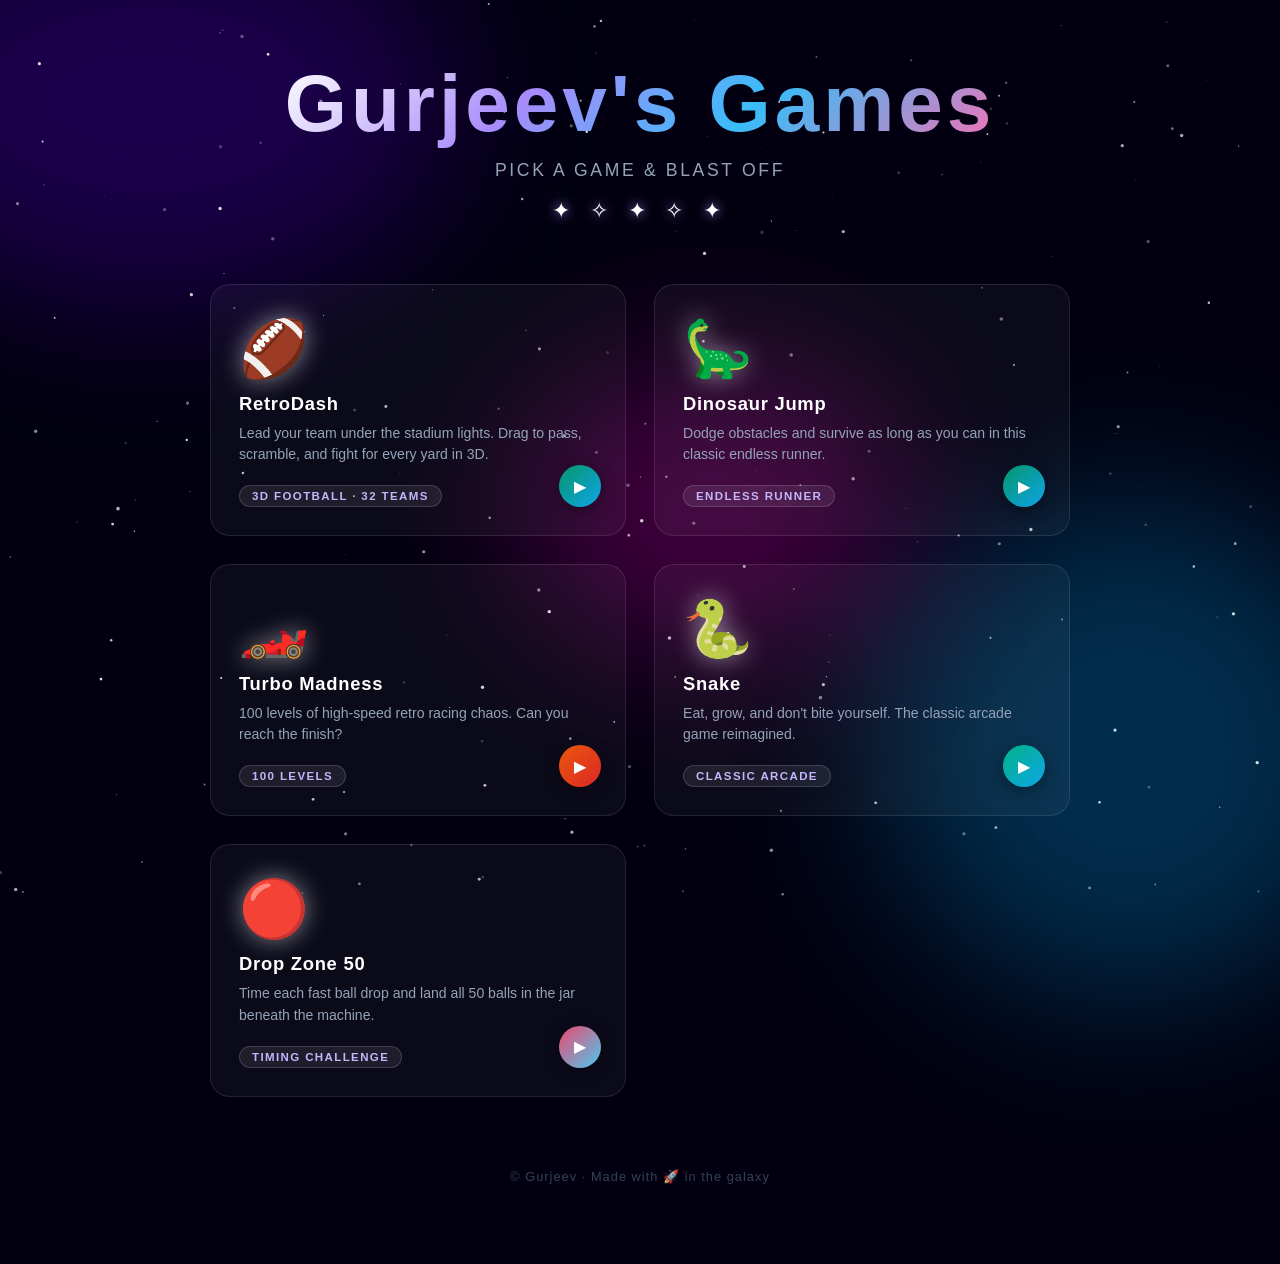
<file: index.html>
<!DOCTYPE html>
<html lang="en">
<head>
  <meta charset="UTF-8" />
  <meta name="viewport" content="width=device-width, initial-scale=1.0"/>
  <title>Gurjeev's Games</title>
  <style>
    /* ── Football cursor ── */
    * { cursor: url("football.png") 32 32, auto; }

    @import url('https://fonts.googleapis.com/css2?family=Orbitron:wght@700;900&family=Exo+2:wght@400;600&display=swap');

    :root {
      --star-count: 200;
    }

    html, body {
      margin: 0;
      padding: 0;
      min-height: 100vh;
      background: #020010;
      font-family: 'Exo 2', sans-serif;
      overflow-x: hidden;
      color: #fff;
    }

    /* ── Starfield ── */
    #stars-canvas {
      position: fixed;
      inset: 0;
      z-index: 0;
      pointer-events: none;
    }

    /* ── Nebula blobs ── */
    .nebula {
      position: fixed;
      border-radius: 50%;
      filter: blur(80px);
      opacity: 0.25;
      pointer-events: none;
      z-index: 0;
    }
    .nebula-1 { width: 600px; height: 400px; background: #6a00ff; top: -100px; left: -150px; }
    .nebula-2 { width: 500px; height: 500px; background: #00b4ff; bottom: -100px; right: -100px; }
    .nebula-3 { width: 400px; height: 300px; background: #ff00c8; top: 40%; left: 40%; }

    /* ── Content wrapper ── */
    .page {
      position: relative;
      z-index: 1;
      min-height: 100vh;
      display: flex;
      flex-direction: column;
      align-items: center;
      padding: 60px 20px 80px;
    }

    /* ── Header ── */
    header {
      text-align: center;
      margin-bottom: 60px;
    }

    .title {
      font-family: 'Orbitron', sans-serif;
      font-size: clamp(2.4rem, 7vw, 5rem);
      font-weight: 900;
      letter-spacing: 0.05em;
      background: linear-gradient(135deg, #fff 0%, #a78bfa 35%, #38bdf8 65%, #f472b6 100%);
      -webkit-background-clip: text;
      -webkit-text-fill-color: transparent;
      background-clip: text;
      text-shadow: none;
      line-height: 1.1;
      margin: 0 0 12px;
    }

    .subtitle {
      font-size: 1.1rem;
      color: #94a3b8;
      letter-spacing: 0.15em;
      text-transform: uppercase;
      margin: 0;
    }

    .star-row {
      margin-top: 16px;
      font-size: 1.4rem;
      letter-spacing: 0.3em;
      filter: drop-shadow(0 0 6px #a78bfa);
    }

    /* ── Games grid ── */
    .games-grid {
      display: grid;
      grid-template-columns: repeat(auto-fill, minmax(280px, 1fr));
      gap: 28px;
      width: 100%;
      max-width: 860px;
    }

    /* ── Game card ── */
    .game-card {
      position: relative;
      background: rgba(255,255,255,0.04);
      border: 1px solid rgba(255,255,255,0.1);
      border-radius: 20px;
      padding: 36px 28px 28px;
      text-decoration: none;
      color: inherit;
      transition: transform 0.25s ease, box-shadow 0.25s ease, border-color 0.25s ease;
      overflow: hidden;
    }

    .game-card::before {
      content: '';
      position: absolute;
      inset: 0;
      border-radius: 20px;
      background: radial-gradient(ellipse at 30% 30%, var(--card-glow, rgba(167,139,250,0.15)), transparent 70%);
      opacity: 0;
      transition: opacity 0.3s ease;
    }

    .game-card:hover::before { opacity: 1; }

    .game-card:hover {
      transform: translateY(-8px) scale(1.02);
      box-shadow: 0 20px 60px rgba(0,0,0,0.5), 0 0 30px var(--card-shadow, rgba(167,139,250,0.3));
      border-color: rgba(255,255,255,0.25);
    }

    .game-card:active {
      transform: translateY(-4px) scale(1.01);
    }

    .card-emoji {
      font-size: 3.5rem;
      line-height: 1;
      margin-bottom: 16px;
      display: block;
      filter: drop-shadow(0 0 12px rgba(255,255,255,0.5));
      transition: transform 0.3s ease;
    }

    .game-card:hover .card-emoji {
      transform: scale(1.15) rotate(-5deg);
    }

    .card-title {
      font-family: 'Orbitron', sans-serif;
      font-size: 1.15rem;
      font-weight: 700;
      margin: 0 0 8px;
      letter-spacing: 0.04em;
    }

    .card-desc {
      font-size: 0.88rem;
      color: #94a3b8;
      margin: 0 0 20px;
      line-height: 1.5;
    }

    .card-badge {
      display: inline-block;
      font-size: 0.72rem;
      font-weight: 600;
      letter-spacing: 0.12em;
      text-transform: uppercase;
      padding: 4px 12px;
      border-radius: 999px;
      background: rgba(255,255,255,0.08);
      border: 1px solid rgba(255,255,255,0.15);
      color: #c4b5fd;
    }

    .play-btn {
      position: absolute;
      bottom: 28px;
      right: 24px;
      width: 42px;
      height: 42px;
      border-radius: 50%;
      background: linear-gradient(135deg, var(--btn-a, #7c3aed), var(--btn-b, #2563eb));
      display: flex;
      align-items: center;
      justify-content: center;
      font-size: 1rem;
      box-shadow: 0 4px 16px rgba(0,0,0,0.4);
      transition: transform 0.2s ease, box-shadow 0.2s ease;
    }

    .game-card:hover .play-btn {
      transform: scale(1.15);
      box-shadow: 0 6px 24px rgba(0,0,0,0.5);
    }

    /* Card accent colours */
    .card-dino    { --card-glow: rgba(52,211,153,0.2); --card-shadow: rgba(52,211,153,0.3); --btn-a: #059669; --btn-b: #0ea5e9; }
    .card-car     { --card-glow: rgba(251,146,60,0.2);  --card-shadow: rgba(251,146,60,0.3);  --btn-a: #ea580c; --btn-b: #dc2626; }
    .card-snake   { --card-glow: rgba(0,255,204,0.2);  --card-shadow: rgba(0,255,204,0.3);   --btn-a: #00b386; --btn-b: #0ea5e9; }
    .card-drop    { --card-glow: rgba(255,87,114,0.25); --card-shadow: rgba(255,87,114,0.35); --btn-a: #ef476f; --btn-b: #4cc9f0; }

    /* ── Footer ── */
    footer {
      margin-top: 72px;
      color: #334155;
      font-size: 0.8rem;
      letter-spacing: 0.08em;
      text-align: center;
    }

    /* ── Shooting star animation ── */
    @keyframes shoot {
      0%   { transform: translateX(0) translateY(0); opacity: 1; }
      100% { transform: translateX(600px) translateY(300px); opacity: 0; }
    }

    .shooting-star {
      position: fixed;
      width: 3px;
      height: 3px;
      background: white;
      border-radius: 50%;
      box-shadow: 0 0 6px 2px rgba(255,255,255,0.8);
      pointer-events: none;
      z-index: 0;
    }
  </style>
</head>
<body>

  <!-- Nebula blobs -->
  <div class="nebula nebula-1"></div>
  <div class="nebula nebula-2"></div>
  <div class="nebula nebula-3"></div>

  <!-- Starfield canvas -->
  <canvas id="stars-canvas"></canvas>

  <div class="page">
    <header>
      <h1 class="title">Gurjeev's Games</h1>
      <p class="subtitle">Pick a game &amp; blast off</p>
      <div class="star-row">✦ ✧ ✦ ✧ ✦</div>
    </header>

    <main class="games-grid">

      <a href="gridiron.html?v=drive-direction-9" class="game-card card-dino">
        <span class="card-emoji">🏈</span>
        <h2 class="card-title">RetroDash</h2>
        <p class="card-desc">Lead your team under the stadium lights. Drag to pass, scramble, and fight for every yard in 3D.</p>
        <span class="card-badge">3D Football · 32 Teams</span>
        <div class="play-btn">▶</div>
      </a>

      <!-- Dino Jump -->
      <a href="dino.html" class="game-card card-dino">
        <span class="card-emoji">🦕</span>
        <h2 class="card-title">Dinosaur Jump</h2>
        <p class="card-desc">Dodge obstacles and survive as long as you can in this classic endless runner.</p>
        <span class="card-badge">Endless Runner</span>
        <div class="play-btn">▶</div>
      </a>

      <!-- Retro Car -->
      <a href="retro-car-game.html" class="game-card card-car">
        <span class="card-emoji">🏎️</span>
        <h2 class="card-title">Turbo Madness</h2>
        <p class="card-desc">100 levels of high-speed retro racing chaos. Can you reach the finish?</p>
        <span class="card-badge">100 Levels</span>
        <div class="play-btn">▶</div>
      </a>

      <!-- Snake -->
      <a href="snake.html" class="game-card card-snake">
        <span class="card-emoji">🐍</span>
        <h2 class="card-title">Snake</h2>
        <p class="card-desc">Eat, grow, and don't bite yourself. The classic arcade game reimagined.</p>
        <span class="card-badge">Classic Arcade</span>
        <div class="play-btn">▶</div>
      </a>

      <!-- Drop Zone 50 -->
      <a href="drop-zone-50.html" class="game-card card-drop">
        <span class="card-emoji">🔴</span>
        <h2 class="card-title">Drop Zone 50</h2>
        <p class="card-desc">Time each fast ball drop and land all 50 balls in the jar beneath the machine.</p>
        <span class="card-badge">Timing Challenge</span>
        <div class="play-btn">▶</div>
      </a>

    </main>

    <footer>© Gurjeev · Made with 🚀 in the galaxy</footer>
  </div>

  <script>
    // ── Starfield ──
    const canvas = document.getElementById('stars-canvas');
    const ctx = canvas.getContext('2d');
    let W, H, stars = [];

    function resize() {
      W = canvas.width  = window.innerWidth;
      H = canvas.height = window.innerHeight;
    }

    function initStars() {
      stars = [];
      for (let i = 0; i < 220; i++) {
        stars.push({
          x: Math.random() * W,
          y: Math.random() * H,
          r: Math.random() * 1.6 + 0.2,
          alpha: Math.random() * 0.7 + 0.2,
          speed: Math.random() * 0.3 + 0.05,
          twinkleSpeed: Math.random() * 0.02 + 0.005,
          twinkleDir: Math.random() > 0.5 ? 1 : -1,
        });
      }
    }

    function drawStars() {
      ctx.clearRect(0, 0, W, H);
      for (const s of stars) {
        s.alpha += s.twinkleSpeed * s.twinkleDir;
        if (s.alpha >= 0.9 || s.alpha <= 0.1) s.twinkleDir *= -1;
        ctx.beginPath();
        ctx.arc(s.x, s.y, s.r, 0, Math.PI * 2);
        ctx.fillStyle = `rgba(255,255,255,${s.alpha})`;
        ctx.fill();
      }
      requestAnimationFrame(drawStars);
    }

    window.addEventListener('resize', () => { resize(); initStars(); });
    resize(); initStars(); drawStars();

    // ── Shooting stars ──
    function spawnShootingStar() {
      const el = document.createElement('div');
      el.className = 'shooting-star';
      el.style.top  = Math.random() * 60 + '%';
      el.style.left = Math.random() * 60 + '%';
      const dur = (Math.random() * 600 + 500);
      el.style.animation = `shoot ${dur}ms linear forwards`;
      document.body.appendChild(el);
      setTimeout(() => el.remove(), dur + 50);
    }

    setInterval(spawnShootingStar, 2200);
    setTimeout(spawnShootingStar, 400);
  </script>
</body>
</html>
</file>
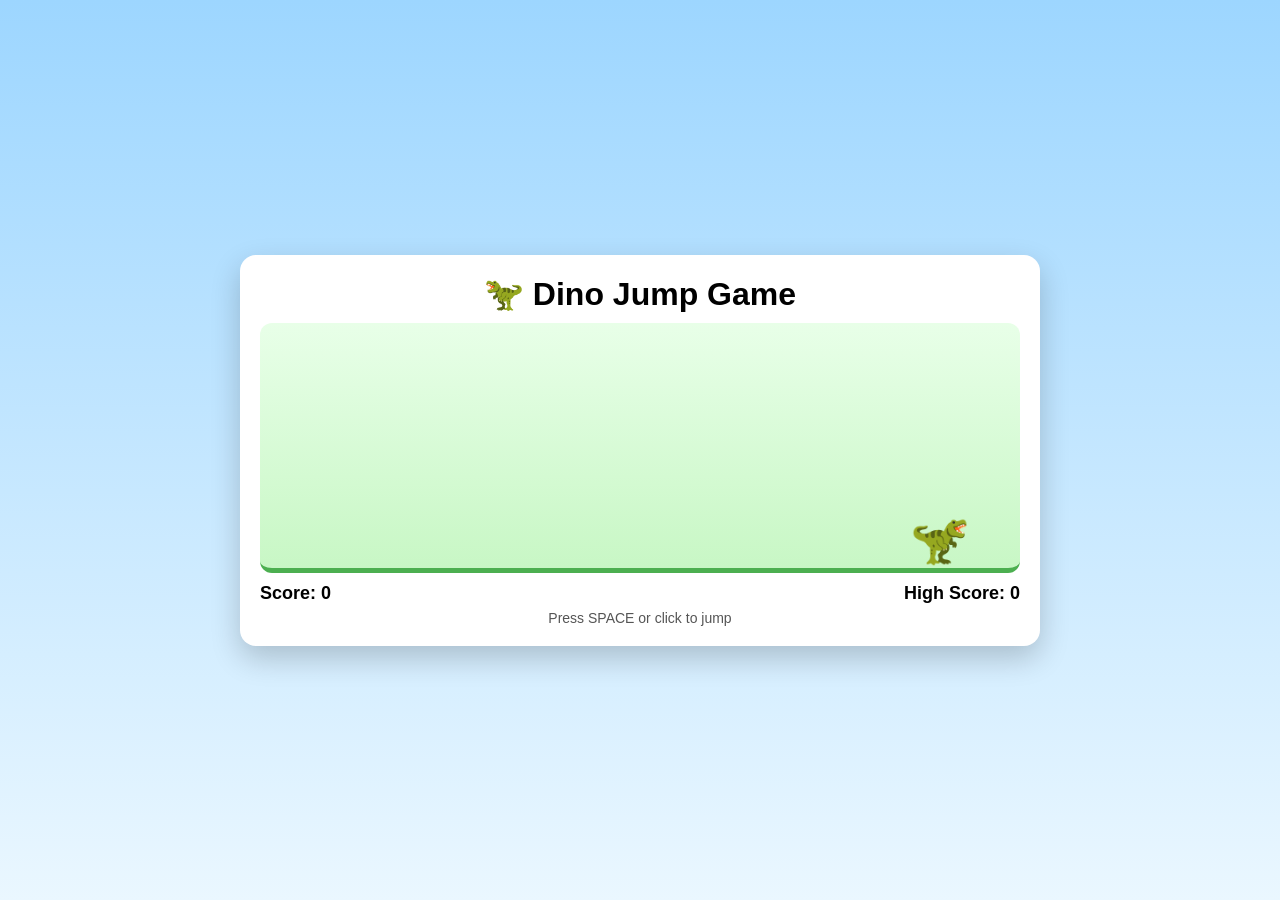
<file: dino.html>
<!DOCTYPE html>
<html lang="en">
<head>
  <meta charset="UTF-8" />
  <title>Dinosaur Jump Game</title>
  <style>
    * { box-sizing: border-box; font-family: Arial, sans-serif; }

    body {
      margin: 0;
      height: 100vh;
      display: flex;
      align-items: center;
      justify-content: center;
      background: linear-gradient(#9dd6ff, #eaf7ff);
    }

    .container {
      width: 800px;
      max-width: 95%;
      background: white;
      padding: 20px;
      border-radius: 16px;
      box-shadow: 0 12px 30px rgba(0,0,0,0.2);
    }

    h1 { text-align: center; margin: 0 0 10px; }

    .game {
      position: relative;
      height: 250px;
      overflow: hidden;
      background: linear-gradient(#e8ffe8, #c8f7c5);
      border-radius: 12px;
      border-bottom: 5px solid #4caf50;
    }

    .dino {
      position: absolute;
      right: 50px;
      bottom: 0;
      font-size: 48px;
      transform: scaleX(-1);
    }

    .cactus {
      position: absolute;
      bottom: 0;
      font-size: 40px;
    }

    .scoreboard {
      display: flex;
      justify-content: space-between;
      margin-top: 10px;
      font-size: 18px;
      font-weight: bold;
    }

    .overlay {
      position: absolute;
      inset: 0;
      background: rgba(255,255,255,0.9);
      display: none;
      align-items: center;
      justify-content: center;
      flex-direction: column;
      font-size: 24px;
    }

    button {
      margin-top: 10px;
      padding: 10px 20px;
      font-size: 16px;
      border: none;
      border-radius: 8px;
      cursor: pointer;
      background: #4caf50;
      color: white;
    }

    button:hover { background: #388e3c; }

    .hint { text-align: center; font-size: 14px; margin-top: 6px; color: #555; }
  </style>
</head>
<body>
  <div class="container">
    <h1>🦖 Dino Jump Game</h1>
    <div class="game" id="game">
      <div class="dino" id="dino">🦖</div>
      <div class="overlay" id="overlay">
        Game Over
        <button onclick="restart()">Restart</button>
      </div>
    </div>
    <div class="scoreboard">
      <div id="score">Score: 0</div>
      <div id="highScore">High Score: 0</div>
    </div>
    <div class="hint">Press SPACE or click to jump</div>
  </div>

  <script>
    const game = document.getElementById('game');
    const dino = document.getElementById('dino');
    const scoreEl = document.getElementById('score');
    const highScoreEl = document.getElementById('highScore');
    const overlay = document.getElementById('overlay');

    let dinoY = 0;
    let velocity = 0;
    let gravity = 0.8;
    let jumping = false;

    let cactuses = [];
    let score = 0;
    let running = true;

    // Difficulty variables
    let spawnTimer = 0;
    let spawnRate = 90; // lower = more frequent cactuses
    let speed = 6;      // cactus movement speed
    let jumpCount = 0;  // counts jumps for difficulty

    let highScore = Number(localStorage.getItem('highScore')) || 0;
    highScoreEl.textContent = 'High Score: ' + highScore;

    function jump() {
      if (!jumping && running) {
        velocity = 14;
        jumping = true;
        jumpCount++;

        // Increase difficulty every 10 jumps
        if (jumpCount % 10 === 0) {
          speed = Math.min(speed + 0.5, 14);
          spawnRate = Math.max(spawnRate - 5, 40);
        }
      }
    }

    function spawnCactus() {
      const cactus = document.createElement('div');
      cactus.className = 'cactus';
      cactus.textContent = '🌵';
      cactus.style.left = '-40px';
      game.appendChild(cactus);
      cactuses.push({ el: cactus, x: -40 });
    }

    function update() {
      if (!running) return;

      // Dino physics
      velocity -= gravity;
      dinoY += velocity;
      if (dinoY <= 0) {
        dinoY = 0;
        velocity = 0;
        jumping = false;
      }
      dino.style.bottom = dinoY + 'px';

      // Spawn cactuses
      spawnTimer++;
      if (spawnTimer >= spawnRate) {
        spawnCactus();
        spawnTimer = 0;
      }

      // Move cactuses
      cactuses.forEach((c, index) => {
        c.x += speed;
        c.el.style.left = c.x + 'px';

        const dinoRect = dino.getBoundingClientRect();
        const cactusRect = c.el.getBoundingClientRect();

        if (
          dinoRect.left < cactusRect.right &&
          dinoRect.right > cactusRect.left &&
          dinoRect.bottom > cactusRect.top
        ) {
          gameOver();
        }

        if (c.x > game.offsetWidth + 40) {
          c.el.remove();
          cactuses.splice(index, 1);
          score++;
          scoreEl.textContent = 'Score: ' + score;
        }
      });

      requestAnimationFrame(update);
    }

    function gameOver() {
      running = false;
      if (score > highScore) {
        highScore = score;
        localStorage.setItem('highScore', highScore);
        highScoreEl.textContent = 'High Score: ' + highScore;
      }
      overlay.style.display = 'flex';
    }

    function restart() {
      cactuses.forEach(c => c.el.remove());
      cactuses = [];
      dinoY = 0;
      velocity = 0;
      score = 0;
      jumpCount = 0;
      speed = 6;
      spawnRate = 90;
      spawnTimer = 0;
      running = true;
      scoreEl.textContent = 'Score: 0';
      overlay.style.display = 'none';
      requestAnimationFrame(update);
    }

    document.addEventListener('keydown', e => {
      if (e.code === 'Space') jump();
    });

    game.addEventListener('click', jump);

    requestAnimationFrame(update);
  </script>
</body>
</html>
</file>
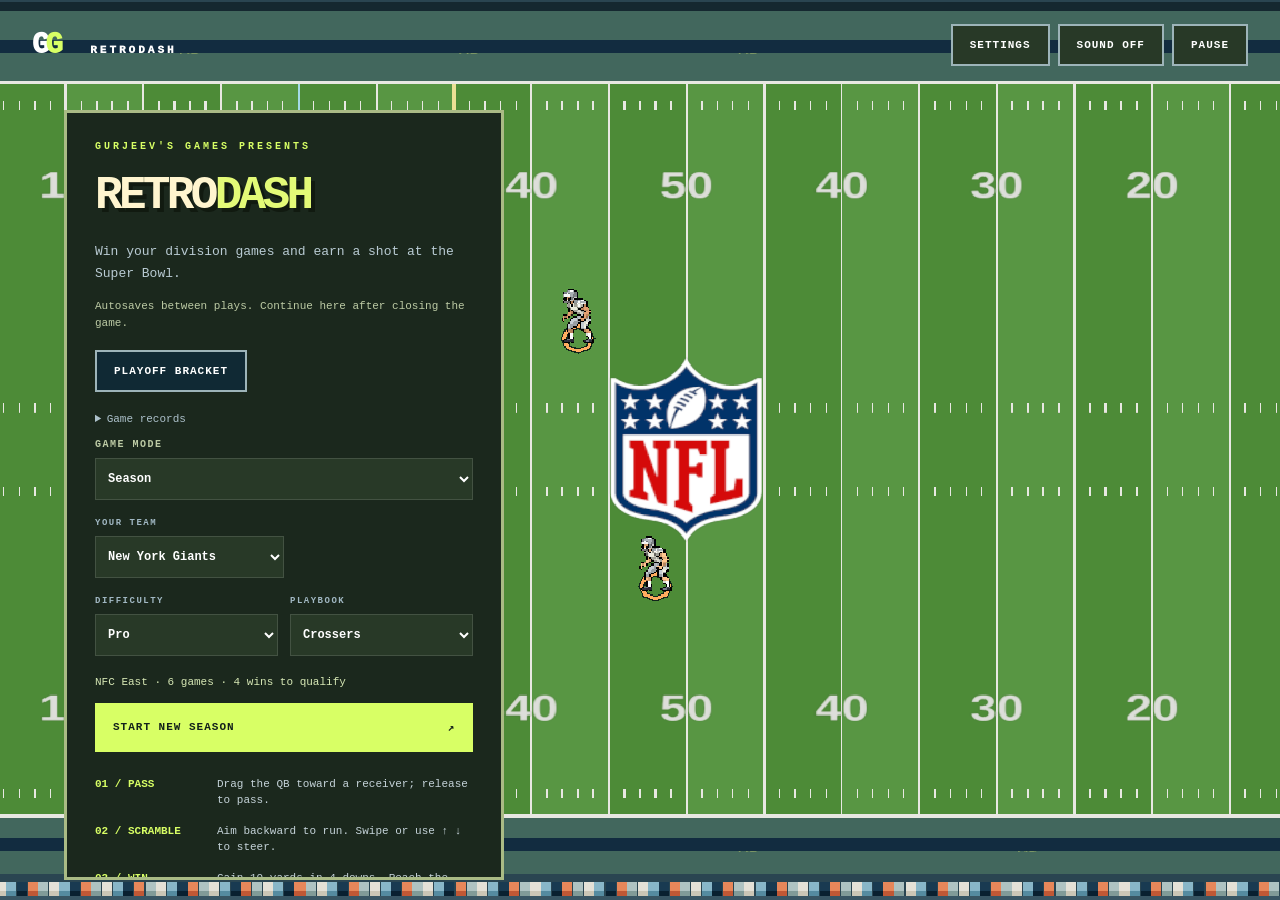
<file: gridiron.html>
<!doctype html><html lang="en"><head><meta charset="utf-8"><meta name="viewport" content="width=device-width,initial-scale=1,viewport-fit=cover"><meta name="theme-color" content="#091923"><meta name="apple-mobile-web-app-capable" content="yes"><meta name="apple-mobile-web-app-status-bar-style" content="black-translucent"><link rel="manifest" href="retrodash.webmanifest"><link rel="apple-touch-icon" href="assets/retrodash-icon-192.png"><title>RetroDash • Gurjeev's Games</title><link rel="stylesheet" href="gridiron.css?v=drive-direction-9"></head><body>
<div id="gameHud"><header><a href="index.html" class="brand">G<span>G</span> <small>RETRODASH</small></a><div class="top-actions"><button id="settings" type="button">SETTINGS</button><button id="sound" aria-label="Toggle sound">SOUND OFF</button><button id="pause">PAUSE</button></div></header>
<div id="scoreboard" hidden><div class="club"><i id="homeDot"></i><img id="homeLogo" class="score-logo" alt=""><span id="homeName">NYG</span><strong id="homeScore">0</strong></div><div class="clock"><b id="clock">Q1 · 1:30</b><small id="down">1ST & 10</small></div><div class="club"><strong id="awayScore">0</strong><span id="awayName">DAL</span><img id="awayLogo" class="score-logo" alt=""><i id="awayDot"></i></div></div>
<div id="playInfo" hidden><span id="seasonHud" hidden></span><span id="venueHud"></span><span id="phase">PRE-SNAP</span><b id="yard">OWN 25</b></div>
</div>
<div id="fieldStage"><canvas id="game" aria-label="3D football field"></canvas><div id="crowdCheer" hidden></div><div id="toast" role="status" aria-live="polite"></div></div>
<section id="menu" class="panel"><div class="eyebrow">GURJEEV'S GAMES PRESENTS</div><h1>RETRO<em>DASH</em></h1><p class="intro">Win your division games and earn a shot at the Super Bowl.</p><button id="continueGame" class="primary" hidden>CONTINUE MATCH</button><p id="saveStatus" aria-live="polite"></p><p id="fullscreenHint" hidden>For fullscreen on iPhone, open in Safari, then tap Share → Add to Home Screen and choose Open as Web App.</p><details id="seasonSchedule" hidden><summary>Season schedule</summary><ol id="seasonGames"></ol></details>
<button id="showBracket" type="button">PLAYOFF BRACKET</button>
<details id="gameRecords"><summary>Game records</summary><label>TEAM<select id="recordsTeam"></select></label><p id="recordsSummary"></p><ol id="recordsList"></ol></details><label class="mode-picker">GAME MODE<select id="gameMode"><option value="season">Season</option><option value="exhibition">Exhibition</option></select></label><div class="selectors"><label>YOUR TEAM<select id="homeTeam"></select></label><label id="opponentChoice" hidden>OPPONENT<select id="awayTeam"></select></label></div><div class="selectors"><label>DIFFICULTY<select id="difficulty"><option value="easy">Rookie</option><option value="normal" selected>Pro</option><option value="hard">All-star</option></select></label><label>PLAYBOOK<select id="playbook"><option value="0">Crossers</option><option value="1">Four verticals</option><option value="2">Out routes</option></select></label></div><label id="venueChoice" class="mode-picker" hidden>VENUE<select id="exhibitionVenue"><option value="home">Home game</option><option value="away">Away game</option></select></label><p id="divisionInfo"></p><button id="start" class="primary"><b id="startLabel">START SEASON</b> <span>↗</span></button><div class="instructions"><div><b>01 / PASS</b><span>Drag the QB toward a receiver; release to pass.</span></div><div><b>02 / SCRAMBLE</b><span>Aim backward to run. Swipe or use ↑ ↓ to steer.</span></div><div><b>03 / WIN</b><span>Gain 10 yards in 4 downs. Reach the end zone.</span></div></div><details id="dreamRoster"><summary>Gurjeev's dream team roster</summary></details><details><summary>Game rules & controls</summary><p>Offense-only arcade football. In a season, play every division rival twice. Finish with a winning record, then win the divisional playoff and conference championship to reach the Super Bowl. Four 90-second quarters; your defense plays automatically while you follow the drive. Touchdowns: 6 points, automatic extra point: 1. Field goals: 3. Safety: 2. Ties go to sudden-death overtime. Drag from the quarterback toward an open receiver. Defenders can jump the pass and run it back. Your players pursue the return automatically. During runs use ↑/↓ or W/S, or drag vertically. Space dives. R tucks and runs; H hands off. Escape pauses. Choose routes before each snap. Pick from the 32 NFL teams or Gurjeev's dream team. The visiting team wears white if the jerseys clash. The Super Bowl is played at a neutral stadium. Other playoff games use fictional team ratings and simulated scores. Gurjeev's dream team is a fantasy roster. The other teams use fictional players and team ratings are equal.</p></details><small class="credit">Unofficial fan game • Built with Three.js</small></section>
<div id="controls" hidden><div class="hint" id="hint">Drag the quarterback toward a receiver to pass</div><div class="buttons"><button id="route">ROUTE: CROSSERS</button><button id="handoff">HANDOFF</button><button id="snap" class="primary">SNAP BALL</button><button id="run">QB RUN</button><button id="dive">DIVE</button><button id="kick">FIELD GOAL</button><button id="punt">PUNT</button></div></div>
<section id="defenseView" class="defense-view" aria-label="Automatic defense" hidden>
  <div class="defense-caption">
    <div class="defense-caption-meta">
      <span id="defenseMatchup"></span>
      <span id="defenseSituation"></span>
    </div>
    <p id="defenseCall" role="status" aria-atomic="true"></p>
  </div>
  <button id="defenseSpeed" type="button" aria-pressed="false">FAST FORWARD <span aria-hidden="true">»</span></button>
</section>
<section id="overlay"  class="modal" hidden><div><span class="eyebrow">RETRODASH</span><h2 id="overlayTitle">Paused</h2><p id="overlayText"></p><button id="resume" class="primary">RESUME</button><button id="pauseSettings" type="button">SETTINGS</button><button id="pauseSound" type="button">SOUND OFF</button><button id="nextGame" class="primary" hidden>NEXT GAME</button><button id="resultBracket" type="button" hidden>PLAYOFF BRACKET</button><button id="restart">MAIN MENU</button></div></section>
<dialog id="settingsDialog" aria-labelledby="settingsTitle">
  <h2 id="settingsTitle">Settings</h2>
  <label for="driveDirection">Drive direction</label>
  <select id="driveDirection">
    <option value="right">Right (→)</option>
    <option value="left">Left (←)</option>
  </select>
  <form method="dialog"><button class="primary" type="submit">DONE</button></form>
</dialog>
<dialog id="bracketDialog" aria-labelledby="bracketTitle">
  <div class="bracket-header">
    <div><h2 id="bracketTitle">Playoff bracket</h2><p id="bracketStatus"></p></div>
    <form method="dialog"><button type="submit">CLOSE</button></form>
  </div>
  <div class="bracket-scroll" tabindex="0" aria-label="Playoff bracket. Scroll sideways on narrow screens.">
    <div id="bracketGrid"></div>
  </div>
</dialog>
<script type="module" src="gridiron.js?v=drive-direction-9"></script></body></html>
</file>
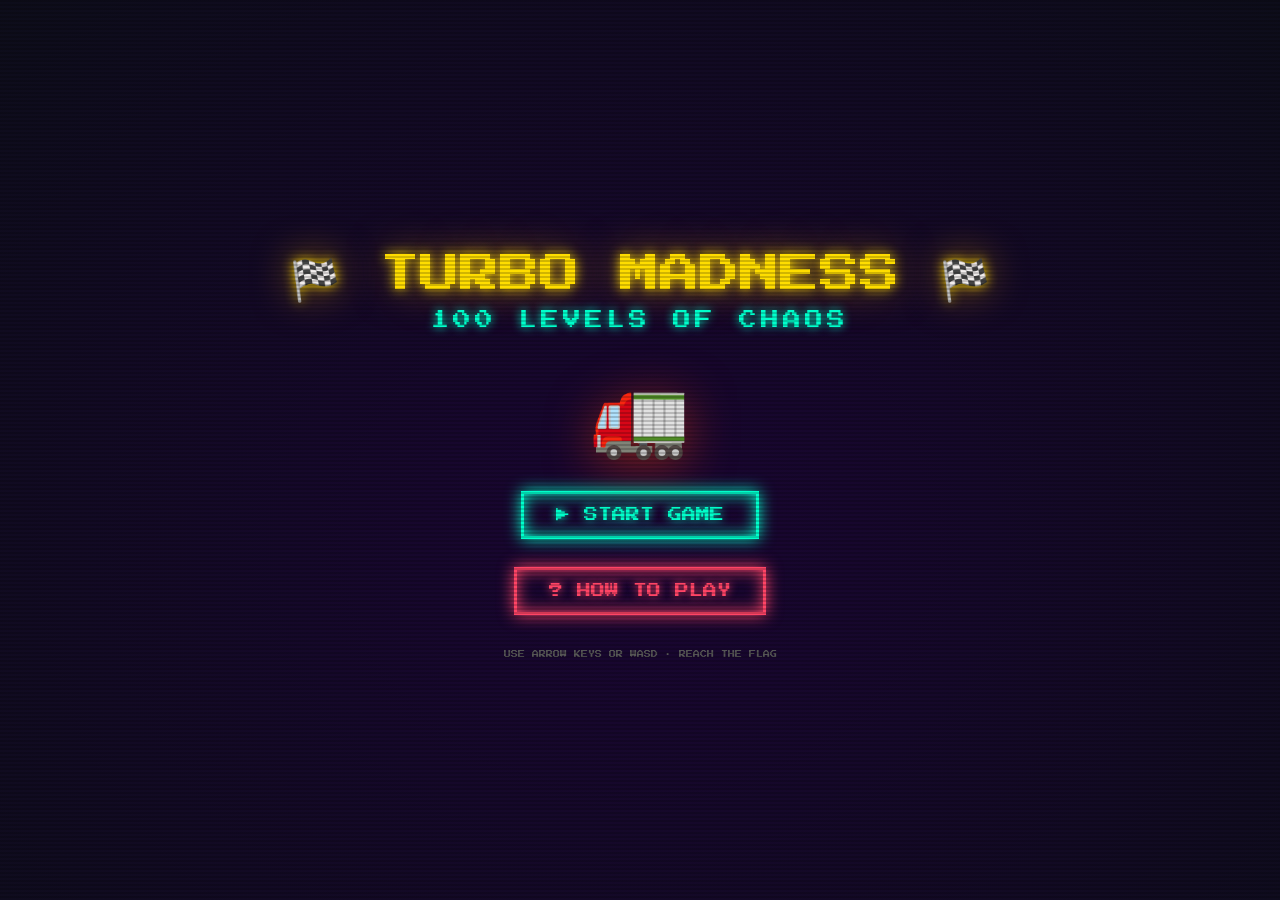
<file: retro-car-game.html>
<!DOCTYPE html>
<html lang="en">
<head>
<meta charset="UTF-8">
<meta name="viewport" content="width=device-width, initial-scale=1.0">
<title>TURBO MADNESS — 100 Levels</title>
<style>
  @import url('https://fonts.googleapis.com/css2?family=Press+Start+2P&family=VT323:wght@400&display=swap');

  :root {
    --pixel: 4px;
    --sky: #5bc8f5;
    --ground: #5a3a1a;
    --grass: #4caf50;
    --yellow: #f5d800;
    --red: #e53935;
    --dark: #1a1a2e;
    --panel: #0d0d1a;
    --neon: #00ffcc;
    --neon2: #ff4466;
    --neon3: #ffdd00;
    --white: #f0f0f0;
    --gray: #888;
  }

  * { margin: 0; padding: 0; box-sizing: border-box; }

  body {
    background: var(--dark);
    font-family: 'Press Start 2P', monospace;
    overflow: hidden;
    color: var(--white);
    image-rendering: pixelated;
  }

  /* ── SCANLINE OVERLAY ── */
  body::after {
    content: '';
    position: fixed; inset: 0;
    background: repeating-linear-gradient(
      0deg,
      transparent,
      transparent 2px,
      rgba(0,0,0,.18) 2px,
      rgba(0,0,0,.18) 4px
    );
    pointer-events: none;
    z-index: 9999;
  }

  /* ── SCREENS ── */
  .screen {
    position: fixed; inset: 0;
    display: flex; align-items: center; justify-content: center;
    flex-direction: column;
    transition: opacity .4s;
  }
  .screen.hidden { opacity: 0; pointer-events: none; }

  /* ── TITLE SCREEN ── */
  #titleScreen {
    background: radial-gradient(ellipse at 50% 60%, #1a0533 0%, #0d0d1a 100%);
    gap: 28px;
  }
  .title-logo {
    text-align: center;
    line-height: 1.6;
  }
  .title-logo .line1 {
    font-size: clamp(20px, 4vw, 40px);
    color: var(--neon3);
    text-shadow: 0 0 12px var(--neon3), 0 0 40px #ffaa00aa;
    animation: flicker 3s infinite;
  }
  .title-logo .line2 {
    font-size: clamp(10px, 2vw, 18px);
    color: var(--neon);
    text-shadow: 0 0 10px var(--neon);
    letter-spacing: 4px;
  }
  .pixel-truck {
    font-size: 80px;
    animation: bounce 1s ease-in-out infinite alternate;
    filter: drop-shadow(0 8px 24px #ff440680);
  }
  .btn {
    font-family: 'Press Start 2P', monospace;
    background: transparent;
    border: 3px solid var(--neon);
    color: var(--neon);
    padding: 14px 32px;
    font-size: 14px;
    cursor: pointer;
    text-shadow: 0 0 8px var(--neon);
    box-shadow: 0 0 16px var(--neon) inset, 0 0 16px var(--neon);
    transition: all .15s;
    image-rendering: pixelated;
  }
  .btn:hover {
    background: var(--neon);
    color: var(--dark);
    transform: scale(1.05);
  }
  .btn-red {
    border-color: var(--neon2); color: var(--neon2);
    text-shadow: 0 0 8px var(--neon2);
    box-shadow: 0 0 16px var(--neon2) inset, 0 0 16px var(--neon2);
  }
  .btn-red:hover { background: var(--neon2); color: var(--dark); }

  .stars {
    position: absolute; inset: 0; overflow: hidden; pointer-events: none;
  }
  .star {
    position: absolute;
    width: 2px; height: 2px;
    background: #fff;
    animation: twinkle var(--d, 2s) var(--delay, 0s) infinite;
  }

  /* ── LEVEL SELECT ── */
  #levelScreen {
    background: radial-gradient(ellipse at 50% 40%, #001133 0%, #0d0d1a 100%);
    padding: 20px;
    gap: 16px;
    overflow-y: auto;
  }
  .level-title {
    font-size: clamp(12px,2vw,20px);
    color: var(--neon3);
    text-shadow: 0 0 10px var(--neon3);
    text-align: center;
    margin-bottom: 8px;
  }
  .level-grid {
    display: grid;
    grid-template-columns: repeat(auto-fill, minmax(58px, 1fr));
    gap: 8px;
    max-width: 700px;
    width: 100%;
    max-height: 60vh;
    overflow-y: auto;
    padding: 8px;
  }
  .level-btn {
    font-family: 'Press Start 2P', monospace;
    width: 58px; height: 58px;
    border: 2px solid #333;
    background: #111;
    color: #555;
    font-size: 9px;
    cursor: pointer;
    transition: all .15s;
    display: flex; flex-direction: column;
    align-items: center; justify-content: center;
    gap: 4px;
  }
  .level-btn.unlocked {
    border-color: var(--neon); color: var(--neon);
    text-shadow: 0 0 6px var(--neon);
    box-shadow: 0 0 8px var(--neon)44;
  }
  .level-btn.completed {
    border-color: var(--neon3); color: var(--neon3);
    text-shadow: 0 0 6px var(--neon3);
    background: #1a1500;
  }
  .level-btn.unlocked:hover, .level-btn.completed:hover {
    transform: scale(1.08);
    box-shadow: 0 0 14px var(--neon);
  }
  .star-row { font-size: 7px; letter-spacing: 1px; }

  /* ── GAME SCREEN ── */
  #gameScreen { background: transparent; padding: 0; }

  canvas {
    display: block;
    image-rendering: pixelated;
    border: none;
  }

  /* ── HUD ── */
  #hud {
    position: fixed;
    top: 0; left: 0; right: 0;
    display: flex; justify-content: space-between; align-items: center;
    padding: 8px 16px;
    background: linear-gradient(180deg, rgba(0,0,0,.75) 0%, transparent 100%);
    z-index: 100;
    pointer-events: none;
  }
  #hud.hidden { display: none; }
  .hud-left, .hud-right { display: flex; gap: 16px; align-items: center; }
  .hud-item {
    font-size: 9px;
    color: var(--neon);
    text-shadow: 0 0 8px var(--neon);
  }
  .hud-item span { color: var(--neon3); }
  #fuel-bar-wrap {
    width: 100px; height: 10px;
    border: 2px solid var(--neon);
    background: #111;
  }
  #fuel-bar {
    height: 100%; width: 100%;
    background: linear-gradient(90deg, var(--neon3), var(--neon));
    transition: width .1s;
  }

  /* ── CONTROLS HUD ── */
  #controls-hint {
    position: fixed;
    bottom: 12px; left: 50%;
    transform: translateX(-50%);
    display: flex; gap: 12px;
    z-index: 100;
    pointer-events: none;
  }
  #controls-hint.hidden { display: none; }
  .key-hint {
    font-size: 7px; color: #aaa;
    border: 1px solid #555;
    padding: 4px 8px;
    background: rgba(0,0,0,.5);
  }

  /* ── OVERLAY PANELS ── */
  .overlay {
    position: fixed; inset: 0;
    background: rgba(0,0,0,.8);
    display: flex; align-items: center; justify-content: center;
    z-index: 200;
    flex-direction: column;
    gap: 20px;
  }
  .overlay.hidden { display: none; }
  .overlay-box {
    border: 3px solid var(--neon);
    background: var(--panel);
    padding: 36px 48px;
    text-align: center;
    box-shadow: 0 0 40px var(--neon)66;
    display: flex; flex-direction: column; gap: 16px; align-items: center;
  }
  .overlay-box h2 { font-size: clamp(14px,2.5vw,24px); color: var(--neon3); text-shadow: 0 0 12px var(--neon3); }
  .overlay-box p { font-size: 9px; color: #aaa; line-height: 1.8; }
  .star-display { font-size: 24px; letter-spacing: 6px; }
  .btn-row { display: flex; gap: 12px; flex-wrap: wrap; justify-content: center; }

  /* ── MOBILE TOUCH BUTTONS ── */
  #touch-controls {
    position: fixed;
    bottom: 24px; left: 0; right: 0;
    display: none;
    justify-content: space-between;
    padding: 0 24px;
    z-index: 150;
    pointer-events: none;
  }
  @media (pointer: coarse) { #touch-controls { display: flex; } }
  .touch-btn {
    width: 72px; height: 72px;
    border: 3px solid var(--neon);
    background: rgba(0,255,204,.1);
    color: var(--neon);
    font-size: 24px;
    display: flex; align-items: center; justify-content: center;
    border-radius: 8px;
    user-select: none;
    pointer-events: all;
    box-shadow: 0 0 12px var(--neon)44;
    -webkit-tap-highlight-color: transparent;
  }

  @keyframes flicker {
    0%,100%{opacity:1} 50%{opacity:.85} 55%{opacity:.6} 60%{opacity:1}
  }
  @keyframes bounce {
    from{transform:translateY(0)} to{transform:translateY(-12px)}
  }
  @keyframes twinkle {
    0%,100%{opacity:1} 50%{opacity:.1}
  }
  @keyframes shake {
    0%,100%{transform:translateX(0)} 25%{transform:translateX(-6px)} 75%{transform:translateX(6px)}
  }
  .shake { animation: shake .3s ease; }
</style>
</head>
<body>

<!-- STARS BG -->
<div class="stars" id="stars"></div>

<!-- TITLE SCREEN -->
<div class="screen" id="titleScreen">
  <div class="title-logo">
    <div class="line1">🏁 TURBO MADNESS 🏁</div>
    <div class="line2">100 LEVELS OF CHAOS</div>
  </div>
  <div class="pixel-truck">🚛</div>
  <button class="btn" onclick="showLevelSelect()">▶ START GAME</button>
  <button class="btn btn-red" onclick="showHowTo()">? HOW TO PLAY</button>
  <p style="font-size:7px;color:#555;margin-top:8px;">USE ARROW KEYS OR WASD · REACH THE FLAG</p>
</div>

<!-- LEVEL SELECT -->
<div class="screen hidden" id="levelScreen">
  <div class="level-title">⚡ SELECT LEVEL ⚡</div>
  <div class="level-grid" id="levelGrid"></div>
  <button class="btn btn-red" onclick="showTitle()" style="margin-top:12px;font-size:10px;padding:10px 20px;">◀ BACK</button>
</div>

<!-- HUD -->
<div id="hud" class="hidden">
  <div class="hud-left">
    <div class="hud-item">LVL <span id="hudLevel">1</span></div>
    <div class="hud-item">⏱ <span id="hudTime">0</span>s</div>
    <div class="hud-item" id="hudBiome" style="color:#aaa;font-size:7px;"></div>
  </div>
  <div class="hud-right">
    <div class="hud-item">⛽</div>
    <div id="fuel-bar-wrap"><div id="fuel-bar"></div></div>
    <div class="hud-item" id="hudSpeed">0 km/h</div>
  </div>
</div>

<!-- CONTROLS HINT -->
<div id="controls-hint" class="hidden">
  <div class="key-hint">◀ / A — TILT LEFT</div>
  <div class="key-hint">▶ / D — GAS</div>
  <div class="key-hint">↑ / W / SPACE — JUMP</div>
  <div class="key-hint">↓ / S — BRAKE</div>
  <div class="key-hint">R — RESTART</div>
</div>

<!-- TOUCH CONTROLS -->
<div id="touch-controls">
  <div class="touch-btn" id="btnLeft">◀</div>
  <div style="display:flex;gap:12px;pointer-events:all">
    <div class="touch-btn" id="btnBrake" style="border-color:#ff4466;color:#ff4466;">■</div>
    <div class="touch-btn" id="btnJump" style="border-color:#00ffcc;color:#00ffcc;font-size:18px;">JUMP</div>
    <div class="touch-btn" id="btnGas" style="border-color:#ffdd00;color:#ffdd00;">▶</div>
  </div>
</div>

<!-- WIN OVERLAY -->
<div class="overlay hidden" id="winOverlay">
  <div class="overlay-box">
    <h2>🏆 LEVEL CLEAR!</h2>
    <div class="star-display" id="winStars">⭐⭐⭐</div>
    <p id="winTime">Time: 0s</p>
    <div class="btn-row">
      <button class="btn" id="btnNext" onclick="nextLevel()">NEXT ▶</button>
      <button class="btn btn-red" onclick="restartLevel()">↺ RETRY</button>
      <button class="btn" onclick="showLevelSelect()" style="border-color:#888;color:#888;box-shadow:none;">LEVELS</button>
    </div>
  </div>
</div>

<!-- DEAD OVERLAY -->
<div class="overlay hidden" id="deadOverlay">
  <div class="overlay-box" style="border-color:#ff4466;box-shadow:0 0 40px #ff446666">
    <h2 style="color:#ff4466;text-shadow:0 0 12px #ff4466">💥 WIPEOUT!</h2>
    <p id="deathReason">The truck flipped over!</p>
    <div class="btn-row">
      <button class="btn" onclick="restartLevel()">↺ RETRY</button>
      <button class="btn btn-red" onclick="showLevelSelect()">LEVELS</button>
    </div>
  </div>
</div>

<!-- HOW TO PLAY -->
<div class="overlay hidden" id="howToOverlay">
  <div class="overlay-box" style="max-width:420px">
    <h2>HOW TO PLAY</h2>
    <p>
      ▶ / D — GAS (go right)<br><br>
      ↑ / W / SPACE — JUMP<br><br>
      ↓ / S — BRAKE / REVERSE<br><br>
      ◀ / A — TILT LEFT<br><br>
      R — RESTART LEVEL<br><br>
      Reach the checkered flag!<br>
      Don't flip over!<br>
      Collect fuel cans to survive!
    </p>
    <button class="btn" onclick="document.getElementById('howToOverlay').classList.add('hidden')">GOT IT!</button>
  </div>
</div>

<!-- GAME CANVAS -->
<canvas id="gameCanvas"></canvas>

<script>
// ════════════════════════════════════════════
//  TURBO MADNESS — Physics Car Game Engine
// ════════════════════════════════════════════

const canvas = document.getElementById('gameCanvas');
const ctx = canvas.getContext('2d');

// ── Resize ──
function resize() {
  canvas.width = window.innerWidth;
  canvas.height = window.innerHeight;
}
resize();
window.addEventListener('resize', () => { resize(); if (gameRunning) buildLevel(); });

// ── Stars ──
(function buildStars() {
  const c = document.getElementById('stars');
  for (let i = 0; i < 120; i++) {
    const s = document.createElement('div');
    s.className = 'star';
    s.style.cssText = `left:${Math.random()*100}%;top:${Math.random()*100}%;
      --d:${1+Math.random()*3}s;--delay:${Math.random()*3}s;opacity:${.3+Math.random()*.7}`;
    c.appendChild(s);
  }
})();

// ── Save data ──
let saveData = JSON.parse(localStorage.getItem('turboMadness') || '{"unlocked":1,"stars":{}}');
function save() { localStorage.setItem('turboMadness', JSON.stringify(saveData)); }

// ── Level definitions ──
// Each level: {name, terrain[], hills, obstacles, fuel, gravity, friction}
// terrain: array of {x,y} world points (road surface)
// difficulty ramps across 100 levels

// Seeded RNG factory
function makeRng(seed) {
  let s = (seed * 1337 + 7) % 2147483647;
  return () => { s = (s * 16807) % 2147483647; return (s - 1) / 2147483646; };
}

// Difficulty 0..1 over 100 levels
function diff(n) { return (n - 1) / 99; }

// Clamp terrain Y
function clampY(y, lo=180, hi=620) { return Math.max(lo, Math.min(hi, y)); }

// ── BIOME GENERATORS ────────────────────────────────────────────
// 10 distinct biomes, cycling with variation. Each returns {pts, obs, biome}

function biomeFlat(n, rng, W, baseY) {
  // Mostly flat with gentle rises — tutorial feel
  const pts = [{x:0, y:baseY}];
  let x=0, y=baseY;
  const segs = 8 + Math.floor(n/8);
  for (let i=0; i<segs; i++) {
    x += 250 + rng()*200;
    y = clampY(baseY + (rng()-0.5) * 40 * diff(n));
    pts.push({x,y});
  }
  pts.push({x:W, y:pts[pts.length-1].y});
  return {pts, biome:'flat'};
}

function biomeHills(n, rng, W, baseY) {
  // Rolling sine-like hills, amplitude grows with level
  const pts = [{x:0, y:baseY}];
  const amp = 60 + diff(n) * 180;
  const waveLen = Math.max(200, 600 - diff(n)*300);
  let x=0;
  while (x < W) {
    x += waveLen * (0.7 + rng()*0.6);
    const y = clampY(baseY + Math.sin(x/waveLen*Math.PI)*amp*(rng()*0.5+0.75));
    pts.push({x,y});
  }
  pts.push({x:W, y:pts[pts.length-1].y});
  return {pts, biome:'hills'};
}

function biomeMountain(n, rng, W, baseY) {
  // Big uphill climbs then steep drops
  const pts = [{x:0, y:baseY}];
  let x=0, y=baseY;
  const segs = 12 + Math.floor(n/5);
  for (let i=0; i<segs; i++) {
    x += 180 + rng()*250;
    // Mostly uphill sections followed by sudden drops
    const phase = i % 4;
    if (phase < 3) y = clampY(y - (20 + rng() * 60 * diff(n)));
    else           y = clampY(y + (60 + rng() * 120 * diff(n)));
    pts.push({x,y});
  }
  pts.push({x:W, y:pts[pts.length-1].y});
  return {pts, biome:'mountain'};
}

function biomeValley(n, rng, W, baseY) {
  // Deep V-shaped valleys the car must descend and climb
  const pts = [{x:0, y:baseY}];
  let x=0;
  const valleys = 2 + Math.floor(diff(n)*5);
  const segW = W / (valleys*2+1);
  for (let v=0; v<valleys; v++) {
    // Descend
    x += segW*(0.8+rng()*0.4);
    pts.push({x, y: clampY(baseY + 100 + diff(n)*180)});
    // Bottom
    x += segW*(0.3+rng()*0.3);
    pts.push({x, y: clampY(baseY + 140 + diff(n)*220)});
    // Climb back
    x += segW*(0.8+rng()*0.4);
    pts.push({x, y: clampY(baseY - 20 - rng()*50*diff(n))});
  }
  pts.push({x:W, y:pts[pts.length-1].y});
  return {pts, biome:'valley'};
}

function biomeSteps(n, rng, W, baseY) {
  // Staircase steps — flat then sudden drop, flat, drop
  const pts = [{x:0, y:baseY}];
  let x=0, y=baseY;
  const steps = 4 + Math.floor(diff(n)*10);
  const stepW = W / (steps+1);
  for (let i=0; i<steps; i++) {
    const flatLen = stepW*(0.5+rng()*0.4);
    pts.push({x: x+flatLen, y});
    const drop = (rng()<0.6 ? 1 : -0.5) * (30 + diff(n)*100);
    y = clampY(y + drop);
    x += stepW;
    pts.push({x, y});
  }
  pts.push({x:W, y:pts[pts.length-1].y});
  return {pts, biome:'steps'};
}

function biomeJagged(n, rng, W, baseY) {
  // Chaotic spiky terrain — sharp random ups and downs
  const pts = [{x:0, y:baseY}];
  let x=0, y=baseY;
  const segs = 25 + Math.floor(diff(n)*30);
  for (let i=0; i<segs; i++) {
    x += 80 + rng()*150;
    y = clampY(baseY + (rng()-0.5) * 2 * (80 + diff(n)*240));
    pts.push({x,y});
  }
  pts.push({x:W, y:pts[pts.length-1].y});
  return {pts, biome:'jagged'};
}

function biomeRamp(n, rng, W, baseY) {
  // Long uphill ramp then cliff drop, repeat
  const pts = [{x:0, y:baseY}];
  let x=0, y=baseY;
  const ramps = 2 + Math.floor(diff(n)*4);
  const rampW = W / (ramps+1);
  for (let i=0; i<ramps; i++) {
    // Long climb
    x += rampW*0.8;
    y = clampY(y - (80 + diff(n)*150));
    pts.push({x,y});
    // Short cliff
    x += rampW*0.2;
    y = clampY(y + (100 + diff(n)*200));
    pts.push({x, y: clampY(y + 10)});
  }
  pts.push({x:W, y:pts[pts.length-1].y});
  return {pts, biome:'ramp'};
}

function biomeWaves(n, rng, W, baseY) {
  // Rapid short waves — bumpy road, higher freq at harder levels
  const pts = [{x:0, y:baseY}];
  let x=0;
  const freq = 100 + diff(n)*80;
  const amp  = 20 + diff(n)*120;
  while (x < W) {
    x += freq*(0.6+rng()*0.8);
    const y = clampY(baseY + Math.sin(x/180*Math.PI*(1+diff(n)*2))*amp + (rng()-0.5)*30*diff(n));
    pts.push({x,y});
  }
  pts.push({x:W, y:pts[pts.length-1].y});
  return {pts, biome:'waves'};
}

function biomeChaos(n, rng, W, baseY) {
  // Mixed: random biome shape per segment, large swings
  const pts = [{x:0, y:baseY}];
  let x=0, y=baseY;
  const segs = 18 + Math.floor(diff(n)*20);
  let trend = 0;
  for (let i=0; i<segs; i++) {
    x += 120 + rng()*280;
    trend += (rng()-0.48)*60;
    trend = Math.max(-200, Math.min(200, trend));
    y = clampY(baseY + trend * diff(n));
    pts.push({x,y});
  }
  pts.push({x:W, y:pts[pts.length-1].y});
  return {pts, biome:'chaos'};
}

function biomeAbyss(n, rng, W, baseY) {
  // Extreme — nearly vertical drops, tiny platforms, max carnage
  const pts = [{x:0, y:baseY}];
  let x=0, y=baseY;
  const segs = 20 + Math.floor(diff(n)*15);
  for (let i=0; i<segs; i++) {
    x += 60 + rng()*180;
    const swing = 160 + diff(n)*200;
    y = clampY(y + (rng()-0.45)*swing);
    pts.push({x,y});
    // Occasional tiny flat platform
    if (rng()<0.25) { x += 60+rng()*80; pts.push({x,y}); }
  }
  pts.push({x:W, y:pts[pts.length-1].y});
  return {pts, biome:'abyss'};
}

// ── MAIN LEVEL GENERATOR ─────────────────────────────────────────
function genLevel(n) {
  const rng = makeRng(n * 31 + 7);

  // Physics scaling
  const d = diff(n);
  const gravity  = 0.42 + d * 0.18;
  const friction  = Math.max(0.72, 0.92 - d * 0.12);
  const fuelMax  = Math.max(55, 115 - d * 55);
  const fuelDrain = 0.0006 + d * 0.0008;

  // Track length grows with difficulty
  const W = 2200 + n * 100;
  const baseY = 480;

  // Pick biome based on level — each group of 10 has a theme, with variation
  const group = Math.floor((n-1)/10); // 0–9
  const intraVariant = ((n-1) % 10); // 0–9 within group

  // Biome rotation: each group of 10 levels emphasises a different style
  // but mixes in variant flavours so no two levels feel identical
  const biomeTable = [
    // Group 0 (1-10):  tutorial flats → gentle hills
    [biomeFlat, biomeFlat, biomeFlat, biomeHills, biomeFlat, biomeHills, biomeHills, biomeFlat, biomeHills, biomeHills],
    // Group 1 (11-20): rolling hills + first valleys
    [biomeHills, biomeHills, biomeValley, biomeHills, biomeValley, biomeHills, biomeWaves, biomeValley, biomeHills, biomeWaves],
    // Group 2 (21-30): steps + small mountains
    [biomeSteps, biomeHills, biomeSteps, biomeMountain, biomeSteps, biomeWaves, biomeMountain, biomeSteps, biomeValley, biomeMountain],
    // Group 3 (31-40): mountains + ramps
    [biomeMountain, biomeRamp, biomeMountain, biomeRamp, biomeSteps, biomeMountain, biomeRamp, biomeWaves, biomeMountain, biomeRamp],
    // Group 4 (41-50): jagged + chaos
    [biomeJagged, biomeRamp, biomeJagged, biomeChaos, biomeJagged, biomeRamp, biomeChaos, biomeJagged, biomeMountain, biomeChaos],
    // Group 5 (51-60): chaos + abyss intro
    [biomeChaos, biomeJagged, biomeChaos, biomeAbyss, biomeChaos, biomeJagged, biomeAbyss, biomeChaos, biomeRamp, biomeAbyss],
    // Group 6 (61-70): abyss + extreme mountains
    [biomeAbyss, biomeChaos, biomeAbyss, biomeMountain, biomeAbyss, biomeJagged, biomeAbyss, biomeChaos, biomeAbyss, biomeJagged],
    // Group 7 (71-80): mixed hell
    [biomeAbyss, biomeJagged, biomeChaos, biomeAbyss, biomeRamp, biomeAbyss, biomeJagged, biomeChaos, biomeAbyss, biomeJagged],
    // Group 8 (81-90): near-max chaos
    [biomeChaos, biomeAbyss, biomeJagged, biomeAbyss, biomeChaos, biomeAbyss, biomeJagged, biomeAbyss, biomeChaos, biomeAbyss],
    // Group 9 (91-100): EXTREME — all abyss/chaos
    [biomeAbyss, biomeChaos, biomeAbyss, biomeJagged, biomeAbyss, biomeChaos, biomeAbyss, biomeJagged, biomeAbyss, biomeAbyss],
  ];

  const biomeFn = biomeTable[Math.min(group,9)][intraVariant];
  const {pts, biome} = biomeFn(n, rng, W, baseY);

  // Smooth pts to remove extreme adjacent jumps on lower levels
  const smoothPasses = Math.max(0, 3 - Math.floor(d*3));
  for (let pass=0; pass<smoothPasses; pass++) {
    for (let i=1; i<pts.length-1; i++) {
      pts[i].y = (pts[i-1].y + pts[i].y*2 + pts[i+1].y) / 4;
    }
  }

  // Obstacles — type and count vary by biome & level
  const obs = [];
  const baseObs = Math.max(0, Math.floor((n-4)/4));
  const obsCount = Math.min(20, baseObs);
  for (let i=0; i<obsCount; i++) {
    const ox = 500 + rng()*(W-1000);
    const typeRoll = rng();
    let type;
    if      (biome==='ramp'    && typeRoll<0.7) type='ramp';
    else if (biome==='mountain'&& typeRoll<0.6) type='rock';
    else if (biome==='jagged'  && typeRoll<0.5) type='spike';
    else type = typeRoll<0.4 ? 'rock' : typeRoll<0.7 ? 'ramp' : 'spike';
    obs.push({x:ox, type, size: 16 + rng()*28 + d*14});
  }

  // Fuel cans — more on hard levels to compensate for longer tracks
  const fuels = [];
  const fuelCount = Math.max(2, 2 + Math.floor(n/8));
  for (let i=0; i<fuelCount; i++) {
    fuels.push({x: 350 + rng()*(W-700), collected:false});
  }

  return { n, W, pts, obs, fuels, gravity, friction, fuelMax, fuelDrain, biome,
    name: levelNames[Math.min(n-1, levelNames.length-1)] };
}

const levelNames = [
  // 1-10: Tutorial flats
  "Baby Bumps","Smooth Ride","Easy Street","Paved Paradise","Rolling Meadow",
  "Gentle Giant","First Steps","Mellow Yellow","Lazy River","Cruisin'",
  // 11-20: Hills & valleys
  "Little Hills","Wavy Gravy","Valley View","Rolling Thunder","Dip & Dive",
  "Twin Peaks","Ripple Road","Hillside Hustle","Undulating","Crumble Creek",
  // 21-30: Steps & small mountains
  "Step It Up","Stairway","Ledge Life","Rocky Ridge","Notch Road",
  "Block Party","Terrace Run","Cliff Notes","Drop Zone","Stone Cold",
  // 31-40: Mountains & ramps
  "Alpine Start","Ramp It Up","Summit Push","Launch Pad","Iron Peak",
  "Sky Ramp","Vertical Limit","Peak Freak","Over The Top","No Way Down",
  // 41-50: Jagged & chaos begins
  "Jagged Edge","Chaos Theory","Spiky Situation","Mad Max","Shatter Zone",
  "Rough Patch","Frenzy Road","Danger Zone","Fury Road","The Abyss Begins",
  // 51-60: Full chaos & abyss intro
  "Chaos Canyon","Fracture Point","Void Glimpse","Tremor Zone","Dark Path",
  "Shockwave","No Control","Broken Earth","Spiral Down","Edge of Reason",
  // 61-70: Abyss & extreme mountains
  "Into The Abyss","Hellscape","Demon's Gate","Titan's Fall","Oblivion",
  "Nightmare Ridge","Doom Mountain","Skull Pass","Bone Crusher","Inferno",
  // 71-80: Mixed hell
  "Hell Track","Molten Road","Fire Pit","Lava Leap","Brimstone",
  "Crimson Peak","Searing Pain","Scorched Earth","Blood Bath","Acid Drop",
  // 81-90: Near-max chaos
  "Soul Crusher","Necro Pass","Death Spiral","Shadow Realm","Void Runner",
  "Dark Matter","Extinction","Singularity","Black Hole","No Mercy",
  // 91-100: Extreme finale
  "Last Stand","Omega Run","Final Descent","Alpha Strike","Annihilation",
  "Beyond Limits","Madness Peak","Insanity Road","No Return","ULTIMATE CHAOS"
];

// ── Game state ──
let gameRunning = false, currentLevelN = 1, levelData = null;
let car = {}, camX = 0, camY = 0, gameTime = 0, timerInterval = null;
let fuelPct = 1.0, dead = false, won = false;
let particles = [], debris = [];
let jumpPressed = false; // edge-detect jump so holding doesn't repeat

const keys = {};
document.addEventListener('keydown', e => {
  keys[e.key] = true;
  if (e.key === 'r' || e.key === 'R') restartLevel();
  if (e.key === 'Escape') { if (gameRunning) { stopGame(); showLevelSelect(); } }
  // Jump on Space or ArrowUp (edge only)
  if ((e.key === ' ' || e.key === 'ArrowUp' || e.key === 'w' || e.key === 'W') && !jumpPressed) {
    jumpPressed = true;
    tryJump();
  }
});
document.addEventListener('keyup', e => {
  keys[e.key] = false;
  if (e.key === ' ' || e.key === 'ArrowUp' || e.key === 'w' || e.key === 'W') jumpPressed = false;
});

// Touch
function setupTouch() {
  const map = { btnGas: ['ArrowRight','d'], btnBrake: ['ArrowDown','s'], btnLeft: ['ArrowLeft','a'] };
  for (const [id, ks] of Object.entries(map)) {
    const el = document.getElementById(id);
    el.addEventListener('touchstart', e => { e.preventDefault(); ks.forEach(k => keys[k] = true); }, {passive:false});
    el.addEventListener('touchend', e => { e.preventDefault(); ks.forEach(k => keys[k] = false); }, {passive:false});
  }
  // Jump button
  const btnJump = document.getElementById('btnJump');
  btnJump.addEventListener('touchstart', e => { e.preventDefault(); jumpPressed = false; tryJump(); }, {passive:false});
}
setupTouch();

// ── Physics ──
function initCar(level) {
  const sp = level.pts[0];
  car = {
    x: sp.x + 80, y: sp.y - 60,
    vx: 0, vy: 0,
    angle: 0, angVel: 0,
    w: 64, h: 32,
    wheelRadius: 18,
    onGround: false,
    groundAngle: 0,
    coyoteFrames: 0,   // frames since last left ground (for forgiving jump timing)
  };
}

function tryJump() {
  if (dead || won || !gameRunning) return;
  // Allow jump if on ground OR within coyote window (8 frames)
  if (car.onGround || car.coyoteFrames < 8) {
    const jumpPower = 22;
    car.vy = -jumpPower;
    car.onGround = false;
    car.coyoteFrames = 999; // consume coyote
    // Jump dust particles
    for (let i = 0; i < 10; i++) {
      particles.push({
        x: car.x + (Math.random()-0.5)*30,
        y: car.y + car.wheelRadius + 4,
        vx: (Math.random()-0.5)*4,
        vy: Math.random()*2 + 1,
        life: 1, size: 5 + Math.random()*5,
        color: '#c8a96e'
      });
    }
  }
}

function getTerrainY(level, worldX) {
  const pts = level.pts;
  for (let i = 0; i < pts.length - 1; i++) {
    if (worldX >= pts[i].x && worldX <= pts[i+1].x) {
      const t = (worldX - pts[i].x) / (pts[i+1].x - pts[i].x);
      return pts[i].y + t * (pts[i+1].y - pts[i].y);
    }
  }
  return pts[pts.length-1].y;
}

function getTerrainAngle(level, worldX) {
  const dx = 4;
  const y1 = getTerrainY(level, worldX - dx);
  const y2 = getTerrainY(level, worldX + dx);
  return Math.atan2(y2 - y1, dx * 2);
}

function updateCar(level, dt) {
  if (dead || won) return;

  const g = level.gravity;
  const fr = level.friction;

  // Input
  const gasRight = keys['ArrowRight'] || keys['d'] || keys['D'];
  const gasLeft  = keys['ArrowLeft']  || keys['a'] || keys['A'];
  const brake    = keys['ArrowDown']  || keys['s'] || keys['S'];

  // Coyote time tracking
  if (car.onGround) car.coyoteFrames = 0;
  else car.coyoteFrames = (car.coyoteFrames || 0) + 1;

  // Fuel drain
  if (gasRight) fuelPct -= (levelData.fuelDrain || 0.0008);
  fuelPct = Math.max(0, fuelPct);
  document.getElementById('fuel-bar').style.width = (fuelPct * 100) + '%';
  if (fuelPct <= 0 && car.onGround) {
    // can still roll
  }

  // Ground contact
  const frontX = car.x + Math.cos(car.angle) * car.w * 0.45;
  const backX  = car.x - Math.cos(car.angle) * car.w * 0.45;
  const frontY = car.y + Math.sin(car.angle) * car.w * 0.45 + Math.cos(car.angle) * car.wheelRadius;
  const backY  = car.y - Math.sin(car.angle) * car.w * 0.45 + Math.cos(car.angle) * car.wheelRadius;

  const groundFront = getTerrainY(level, frontX);
  const groundBack  = getTerrainY(level, backX);

  const frontPen = frontY - groundFront;
  const backPen  = backY  - groundBack;

  car.onGround = frontPen >= -2 || backPen >= -2;

  if (car.onGround) {
    // push out
    if (frontPen > 0) car.y -= frontPen * 0.6;
    if (backPen > 0)  car.y -= backPen  * 0.6;
    if (car.vy > 0) car.vy *= -0.25;

    const ta = getTerrainAngle(level, car.x);
    car.groundAngle = ta;

    // Drive force — stronger, snappier acceleration
    const driveForce = (fuelPct > 0 && gasRight) ? 1.4 : 0;
    car.vx += Math.cos(ta) * driveForce;
    if (brake) car.vx -= 0.7;

    // More grip
    car.vx *= Math.min(fr + 0.06, 0.94);
    car.vy *= 0.6;

    // Tilt — gentler so car doesn't over-rotate easily
    if (gasLeft)  car.angVel -= 0.025;
    if (gasRight) car.angVel += 0.008;

    // Stronger ground-align snap
    const angleDiff = ta - car.angle;
    car.angVel += angleDiff * 0.14;
    car.angVel *= 0.68;
  } else {
    // Air — gentler rotation, easier to correct
    car.vy += g;
    if (gasLeft)  car.angVel -= 0.035;
    if (gasRight) car.angVel += 0.018;
    car.angVel *= 0.92;
  }

  car.vx = Math.max(-20, Math.min(20, car.vx));
  car.x += car.vx;
  car.y += car.vy;
  car.angle += car.angVel;

  // Speed HUD
  const spd = Math.abs(car.vx * 18) | 0;
  document.getElementById('hudSpeed').textContent = spd + ' km/h';

  // Particle trail
  if (car.onGround && Math.abs(car.vx) > 3) {
    particles.push({
      x: car.x - Math.cos(car.angle) * 20, y: car.y + 20,
      vx: -car.vx * 0.3 + (Math.random()-.5)*2,
      vy: -(Math.random()*2),
      life: 1, size: 4 + Math.random()*4,
      color: `hsl(${20+Math.random()*20},60%,40%)`
    });
  }

  // Flip detection
  const absAngle = Math.abs(car.angle % (Math.PI * 2));
  if ((absAngle > Math.PI * 0.65 && absAngle < Math.PI * 1.35) && car.onGround) {
    triggerDeath('The truck flipped over!');
    return;
  }

  // Out of bounds
  if (car.y > 900) { triggerDeath('Fell into the void!'); return; }

  // Fuel cans
  level.fuels.forEach(f => {
    if (!f.collected) {
      const fy = getTerrainY(level, f.x) - 20;
      const dx = car.x - f.x, dy = car.y - fy;
      if (Math.sqrt(dx*dx+dy*dy) < 40) {
        f.collected = true;
        fuelPct = Math.min(1, fuelPct + 0.4);
        spawnCollectParticles(f.x, fy, '#ffdd00');
      }
    }
  });

  // ── Obstacle collisions ──
  level.obs.forEach(ob => {
    const ty = getTerrainY(level, ob.x); // ground Y at obstacle

    if (ob.type === 'rock') {
      // Rock = solid AABB box sitting on terrain
      const rLeft  = ob.x - ob.size / 2;
      const rRight = ob.x + ob.size / 2;
      const rTop   = ty - ob.size;
      const rBot   = ty;
      // Car circle approximation (radius = half-width)
      const cr = car.w * 0.42;
      // Closest point on rect to car center
      const cx = Math.max(rLeft, Math.min(rRight, car.x));
      const cy = Math.max(rTop,  Math.min(rBot,   car.y));
      const dx = car.x - cx, dy = car.y - cy;
      const dist = Math.sqrt(dx*dx + dy*dy);
      if (dist < cr) {
        // Push car out
        const overlap = cr - dist;
        const nx = dist > 0.01 ? dx/dist : 0;
        const ny = dist > 0.01 ? dy/dist : -1;
        car.x += nx * overlap;
        car.y += ny * overlap;
        // Reflect velocity along normal with bounce damping
        const dot = car.vx*nx + car.vy*ny;
        car.vx -= 2 * dot * nx * 0.55;
        car.vy -= 2 * dot * ny * 0.55;
        // Angular kick
        car.angVel += (car.vx > 0 ? 0.08 : -0.08);
        // Debris particles
        for (let i=0; i<6; i++) {
          particles.push({
            x: car.x, y: car.y,
            vx: (Math.random()-0.5)*5, vy: -Math.random()*4,
            life: 0.8, size: 3+Math.random()*4, color: '#888'
          });
        }
      }
    }

    else if (ob.type === 'ramp') {
      // Ramp = right-triangle: base at (ob.x-ob.size, ty) → (ob.x+ob.size, ty),
      // peak at (ob.x+ob.size, ty-ob.size). Car launches if it hits the slope.
      const rLeft  = ob.x - ob.size;
      const rRight = ob.x + ob.size;
      const rTop   = ty - ob.size;
      // Only collide if car is in the X range and above the ramp base
      if (car.x > rLeft - 10 && car.x < rRight + 10 && car.y > rTop - 10) {
        // Interpolated Y of ramp surface at car X (slope goes from left-bottom to right-top)
        const t = Math.max(0, Math.min(1, (car.x - rLeft) / (ob.size * 2)));
        const rampY = ty - t * ob.size; // surface height at this X
        const carBottom = car.y + car.wheelRadius;
        if (carBottom > rampY && car.x > rLeft && car.x < rRight) {
          // Push up onto ramp surface
          car.y = rampY - car.wheelRadius;
          if (car.vy > 0) {
            // Launch! Give upward velocity based on ramp angle + speed
            const rampAngle = Math.atan2(-ob.size, ob.size * 2);
            const launchPower = Math.min(16, Math.abs(car.vx) * 0.8 + 5);
            car.vy = -launchPower * Math.abs(Math.sin(rampAngle) + 0.5);
            car.vx *= 1.08; // slight speed boost
          }
          car.onGround = true;
          // Kick angular velocity for flip effect
          car.angVel += 0.04;
          // Launch particles
          for (let i=0; i<5; i++) {
            particles.push({
              x: car.x, y: car.y + car.wheelRadius,
              vx: (Math.random()-0.5)*3, vy: -Math.random()*3,
              life: 0.7, size: 3+Math.random()*4, color: '#a0522d'
            });
          }
        }
      }
    }

    else if (ob.type === 'spike') {
      // Spike = triangle pointing up; instant death on touch
      const sLeft  = ob.x - ob.size / 2;
      const sRight = ob.x + ob.size / 2;
      const sTip   = ty - ob.size * 1.4;
      const cr = car.w * 0.38;
      // Simple circle vs triangle: check distance from tip and base corners
      const points = [
        {x: ob.x, y: sTip},
        {x: sLeft, y: ty},
        {x: sRight, y: ty},
        {x: ob.x, y: ty - ob.size * 0.7}, // midpoint
      ];
      for (const p of points) {
        const dx = car.x - p.x, dy = car.y - p.y;
        if (Math.sqrt(dx*dx + dy*dy) < cr + 8) {
          triggerDeath('Impaled on a spike!');
          return;
        }
      }
    }
  });

  // Flag check
  const flagX = level.W - 100;
  if (car.x >= flagX) { triggerWin(); }
}

function triggerDeath(reason) {
  if (dead || won) return;
  dead = true;
  stopTimer();
  document.getElementById('deathReason').textContent = reason;
  // Explosion particles
  for (let i = 0; i < 30; i++) {
    const a = Math.random() * Math.PI * 2;
    const spd = 2 + Math.random() * 8;
    particles.push({
      x: car.x, y: car.y,
      vx: Math.cos(a)*spd, vy: Math.sin(a)*spd - 4,
      life: 1, size: 4 + Math.random()*8,
      color: ['#ff4400','#ffaa00','#ff0000','#ffff00'][Math.floor(Math.random()*4)]
    });
  }
  setTimeout(() => document.getElementById('deadOverlay').classList.remove('hidden'), 600);
}

function triggerWin() {
  if (dead || won) return;
  won = true;
  stopTimer();
  const elapsed = gameTime;
  const stars = elapsed < 15 ? 3 : elapsed < 30 ? 2 : 1;
  const prev = saveData.stars[currentLevelN] || 0;
  if (stars > prev) saveData.stars[currentLevelN] = stars;
  if (!saveData.unlocked || saveData.unlocked < currentLevelN + 1)
    saveData.unlocked = Math.min(100, currentLevelN + 1);
  save();

  document.getElementById('winStars').textContent = '⭐'.repeat(stars) + '☆'.repeat(3-stars);
  document.getElementById('winTime').textContent = 'Time: ' + elapsed + 's';
  document.getElementById('btnNext').style.display = currentLevelN < 100 ? '' : 'none';

  spawnCollectParticles(car.x, car.y, '#00ffcc');
  setTimeout(() => document.getElementById('winOverlay').classList.remove('hidden'), 500);
}

function spawnCollectParticles(x, y, color) {
  for (let i = 0; i < 12; i++) {
    const a = Math.random() * Math.PI * 2;
    particles.push({
      x, y, vx: Math.cos(a)*4, vy: Math.sin(a)*4 - 3,
      life: 1, size: 3 + Math.random()*5, color
    });
  }
}

// ── Camera ──
function updateCamera() {
  const tx = car.x - canvas.width * 0.35;
  const ty = car.y - canvas.height * 0.5;
  camX += (tx - camX) * 0.1;
  camY += (ty - camY) * 0.1;
  camY = Math.max(-200, camY);
}

// ── Draw ──
function drawSky() {
  const grad = ctx.createLinearGradient(0, 0, 0, canvas.height);
  const dayT = Math.min(1, currentLevelN / 60);
  const r1 = Math.round(lerp(92, 10, dayT));
  const g1 = Math.round(lerp(200, 5, dayT));
  const b1 = Math.round(lerp(245, 30, dayT));
  const r2 = Math.round(lerp(150, 26, dayT));
  const g2 = Math.round(lerp(220, 0, dayT));
  const b2 = Math.round(lerp(250, 50, dayT));
  grad.addColorStop(0, `rgb(${r1},${g1},${b1})`);
  grad.addColorStop(1, `rgb(${r2},${g2},${b2})`);
  ctx.fillStyle = grad;
  ctx.fillRect(0, 0, canvas.width, canvas.height);

  // Sun or Moon
  ctx.save();
  ctx.translate(canvas.width * 0.8 - camX * 0.05, 80 - camY * 0.03);
  if (currentLevelN < 50) {
    ctx.fillStyle = '#ffe066';
    ctx.shadowColor = '#ffdd00'; ctx.shadowBlur = 40;
    ctx.beginPath(); ctx.arc(0, 0, 30, 0, Math.PI*2); ctx.fill();
  } else {
    ctx.fillStyle = '#ccd6f6';
    ctx.shadowColor = '#aabbff'; ctx.shadowBlur = 30;
    ctx.beginPath(); ctx.arc(0, 0, 22, 0, Math.PI*2); ctx.fill();
  }
  ctx.restore();
}

function lerp(a, b, t) { return a + (b - a) * t; }

function drawTerrain(level) {
  const pts = level.pts;
  const groundColor = currentLevelN < 30 ? '#5a3a1a' :
                      currentLevelN < 60 ? '#3a2a0a' : '#1a0a0a';
  const grassColor  = currentLevelN < 30 ? '#4caf50' :
                      currentLevelN < 60 ? '#8b6914' : '#cc2222';

  ctx.save();
  ctx.translate(-camX, -camY);

  // Ground fill
  ctx.beginPath();
  ctx.moveTo(pts[0].x, pts[0].y);
  for (let i = 1; i < pts.length; i++) ctx.lineTo(pts[i].x, pts[i].y);
  ctx.lineTo(pts[pts.length-1].x, 1200);
  ctx.lineTo(pts[0].x, 1200);
  ctx.closePath();
  ctx.fillStyle = groundColor;
  ctx.fill();

  // Grass stripe
  ctx.beginPath();
  ctx.moveTo(pts[0].x, pts[0].y);
  for (let i = 1; i < pts.length; i++) ctx.lineTo(pts[i].x, pts[i].y);
  ctx.strokeStyle = grassColor;
  ctx.lineWidth = 8;
  ctx.lineJoin = 'round';
  ctx.stroke();

  // Pixel stripe detail
  ctx.strokeStyle = currentLevelN < 30 ? '#66cc66' : currentLevelN < 60 ? '#ccaa44' : '#ff4444';
  ctx.lineWidth = 3;
  ctx.setLineDash([8, 8]);
  ctx.lineDashOffset = (Date.now() * 0.05) % 16;
  ctx.stroke();
  ctx.setLineDash([]);

  // Obstacles
  level.obs.forEach(ob => {
    const ty = getTerrainY(level, ob.x) - 2;
    ctx.save();
    ctx.translate(ob.x, ty);
    if (ob.type === 'rock') {
      ctx.fillStyle = '#666';
      ctx.fillRect(-ob.size/2, -ob.size, ob.size, ob.size);
      ctx.fillStyle = '#888';
      ctx.fillRect(-ob.size/2+4, -ob.size, ob.size-8, ob.size*.4);
    } else if (ob.type === 'spike') {
      // Triangle spike
      ctx.fillStyle = '#c0392b';
      ctx.beginPath();
      ctx.moveTo(-ob.size/2, 0); ctx.lineTo(ob.size/2, 0); ctx.lineTo(0, -ob.size*1.4);
      ctx.closePath(); ctx.fill();
      ctx.fillStyle = '#e74c3c';
      ctx.beginPath();
      ctx.moveTo(0, -ob.size*1.4); ctx.lineTo(ob.size/2, 0); ctx.lineTo(ob.size/4, -ob.size*0.6);
      ctx.closePath(); ctx.fill();
    } else {
      // Ramp (triangle)
      ctx.fillStyle = '#8b4513';
      ctx.beginPath();
      ctx.moveTo(-ob.size, 0); ctx.lineTo(ob.size, 0); ctx.lineTo(ob.size, -ob.size);
      ctx.closePath(); ctx.fill();
      ctx.fillStyle = '#a0522d';
      ctx.beginPath();
      ctx.moveTo(ob.size-6, -ob.size); ctx.lineTo(ob.size, -ob.size); ctx.lineTo(ob.size, -ob.size+6);
      ctx.closePath(); ctx.fill();
    }
    ctx.restore();
  });

  // Fuel cans
  level.fuels.forEach(f => {
    if (f.collected) return;
    const fy = getTerrainY(level, f.x) - 24;
    const bob = Math.sin(Date.now() * 0.003 + f.x) * 4;
    ctx.save();
    ctx.translate(f.x, fy + bob);
    ctx.fillStyle = '#ff4400';
    ctx.fillRect(-10, -20, 20, 24);
    ctx.fillStyle = '#ffaa00';
    ctx.fillRect(-7, -28, 14, 10);
    ctx.fillStyle = '#ffdd00';
    ctx.font = '10px monospace'; ctx.textAlign = 'center';
    ctx.fillText('⛽', 0, 6);
    // Glow
    ctx.shadowColor = '#ff8800'; ctx.shadowBlur = 16;
    ctx.strokeStyle = '#ffaa00'; ctx.lineWidth = 2;
    ctx.strokeRect(-10, -20, 20, 24);
    ctx.restore();
  });

  // FLAG
  const flagX = level.W - 100;
  const flagY = getTerrainY(level, flagX) - 80;
  ctx.fillStyle = '#fff';
  ctx.fillRect(flagX, flagY, 4, 80);
  ctx.fillStyle = '#000';
  for (let r = 0; r < 4; r++)
    for (let c = 0; c < 4; c++)
      if ((r+c)%2===0) ctx.fillRect(flagX+4+c*8, flagY+r*8, 8, 8);
      else { ctx.fillStyle='#fff'; ctx.fillRect(flagX+4+c*8, flagY+r*8, 8, 8); ctx.fillStyle='#000'; }

  ctx.restore();
}

function drawCar() {
  ctx.save();
  ctx.translate(car.x - camX, car.y - camY);
  ctx.rotate(car.angle);

  const w = car.w, h = car.h;
  const wr = car.wheelRadius;

  // Suspension legs
  ctx.strokeStyle = '#c0392b';
  ctx.lineWidth = 8;
  ctx.lineCap = 'square';
  // Front
  ctx.beginPath();
  ctx.moveTo(w*0.35, h*0.3); ctx.lineTo(w*0.35, wr + 4);
  ctx.stroke();
  // Back
  ctx.beginPath();
  ctx.moveTo(-w*0.35, h*0.3); ctx.lineTo(-w*0.35, wr + 4);
  ctx.stroke();

  // Wheels
  [w*0.38, -w*0.38].forEach(wx => {
    ctx.save();
    ctx.translate(wx, wr);
    // Tire
    ctx.fillStyle = '#222';
    ctx.beginPath(); ctx.arc(0, 0, wr, 0, Math.PI*2); ctx.fill();
    // Tread blocks
    ctx.fillStyle = '#333';
    for (let i = 0; i < 8; i++) {
      ctx.save();
      ctx.rotate(i * Math.PI/4 + (car.x * 0.05));
      ctx.fillRect(-3, -wr, 6, 6);
      ctx.restore();
    }
    // Rim
    ctx.fillStyle = '#888';
    ctx.beginPath(); ctx.arc(0, 0, wr*0.45, 0, Math.PI*2); ctx.fill();
    ctx.fillStyle = '#aaa';
    for (let i = 0; i < 5; i++) {
      ctx.save(); ctx.rotate(i * Math.PI*2/5);
      ctx.fillRect(-2, -wr*0.42, 4, wr*0.42);
      ctx.restore();
    }
    ctx.restore();
  });

  // Body
  ctx.fillStyle = '#f5d800';
  ctx.shadowColor = '#ffaa00'; ctx.shadowBlur = 8;
  // Main body
  ctx.beginPath();
  ctx.moveTo(-w*0.5, -h*0.1);
  ctx.lineTo(w*0.5, -h*0.1);
  ctx.lineTo(w*0.5, h*0.3);
  ctx.lineTo(-w*0.5, h*0.3);
  ctx.closePath(); ctx.fill();

  // Cab
  ctx.beginPath();
  ctx.moveTo(-w*0.3, -h*0.1);
  ctx.lineTo(w*0.2, -h*0.1);
  ctx.lineTo(w*0.2, -h*0.8);
  ctx.lineTo(-w*0.1, -h*0.8);
  ctx.lineTo(-w*0.3, -h*0.4);
  ctx.closePath(); ctx.fill();

  // Window
  ctx.shadowBlur = 0;
  ctx.fillStyle = '#111';
  ctx.beginPath();
  ctx.moveTo(-w*0.08, -h*0.15);
  ctx.lineTo(w*0.16, -h*0.15);
  ctx.lineTo(w*0.16, -h*0.72);
  ctx.lineTo(w*0.01, -h*0.72);
  ctx.lineTo(-w*0.08, -h*0.45);
  ctx.closePath(); ctx.fill();

  // Headlight
  ctx.fillStyle = '#ffffcc';
  ctx.shadowColor = '#ffff88'; ctx.shadowBlur = 10;
  ctx.fillRect(w*0.45, -h*0.05, 8, 8);
  ctx.shadowBlur = 0;

  // Stripe
  ctx.fillStyle = '#c0392b';
  ctx.fillRect(-w*0.5, h*0.05, w, 6);

  ctx.restore();
}

function drawParticles() {
  particles.forEach(p => {
    ctx.save();
    ctx.globalAlpha = p.life;
    ctx.fillStyle = p.color;
    ctx.fillRect(p.x - camX - p.size/2, p.y - camY - p.size/2, p.size, p.size);
    ctx.restore();
  });
}

function updateParticles() {
  particles = particles.filter(p => {
    p.x += p.vx; p.y += p.vy;
    p.vy += 0.15;
    p.life -= 0.025;
    p.size *= 0.97;
    return p.life > 0;
  });
}

// ── Timer ──
function startTimer() {
  gameTime = 0;
  if (timerInterval) clearInterval(timerInterval);
  timerInterval = setInterval(() => {
    gameTime++;
    document.getElementById('hudTime').textContent = gameTime;
  }, 1000);
}
function stopTimer() {
  if (timerInterval) { clearInterval(timerInterval); timerInterval = null; }
}

// ── Game loop ──
let animFrame = null;
function gameLoop() {
  if (!gameRunning) return;
  ctx.clearRect(0, 0, canvas.width, canvas.height);
  drawSky();
  drawTerrain(levelData);
  drawCar();
  drawParticles();

  if (!dead && !won) {
    updateCar(levelData, 1/60);
    updateCamera();
    updateParticles();
  } else {
    updateParticles();
  }

  animFrame = requestAnimationFrame(gameLoop);
}

// ── Level management ──
function buildLevel() {
  levelData = genLevel(currentLevelN);
  initCar(levelData);
  camX = car.x - canvas.width * 0.35;
  camY = car.y - canvas.height * 0.5;
  particles = [];
  fuelPct = 1.0;
  dead = false; won = false;
  document.getElementById('hudLevel').textContent = currentLevelN;
  document.getElementById('hudBiome').textContent = (levelData.biome || '').toUpperCase();
  document.getElementById('fuel-bar').style.width = '100%';
  document.getElementById('winOverlay').classList.add('hidden');
  document.getElementById('deadOverlay').classList.add('hidden');
  startTimer();
}

function startLevel(n) {
  currentLevelN = n;
  gameRunning = true;
  buildLevel();
  document.getElementById('hud').classList.remove('hidden');
  document.getElementById('controls-hint').classList.remove('hidden');
  document.getElementById('titleScreen').classList.add('hidden');
  document.getElementById('levelScreen').classList.add('hidden');
  document.getElementById('gameCanvas').style.display = 'block';
  if (animFrame) cancelAnimationFrame(animFrame);
  gameLoop();
}

function stopGame() {
  gameRunning = false;
  stopTimer();
  if (animFrame) cancelAnimationFrame(animFrame);
  document.getElementById('hud').classList.add('hidden');
  document.getElementById('controls-hint').classList.add('hidden');
  document.getElementById('winOverlay').classList.add('hidden');
  document.getElementById('deadOverlay').classList.add('hidden');
  ctx.clearRect(0, 0, canvas.width, canvas.height);
}

function restartLevel() {
  document.getElementById('winOverlay').classList.add('hidden');
  document.getElementById('deadOverlay').classList.add('hidden');
  buildLevel();
}

function nextLevel() {
  if (currentLevelN < 100) startLevel(currentLevelN + 1);
}

// ── Screen navigation ──
function showTitle() {
  stopGame();
  document.getElementById('titleScreen').classList.remove('hidden');
  document.getElementById('levelScreen').classList.add('hidden');
}

function showLevelSelect() {
  stopGame();
  document.getElementById('titleScreen').classList.add('hidden');
  document.getElementById('levelScreen').classList.remove('hidden');
  renderLevelGrid();
}

function renderLevelGrid() {
  const grid = document.getElementById('levelGrid');
  grid.innerHTML = '';
  const unlocked = saveData.unlocked || 1;
  for (let i = 1; i <= 100; i++) {
    const btn = document.createElement('button');
    btn.className = 'level-btn';
    const stars = saveData.stars[i] || 0;
    if (stars > 0) btn.classList.add('completed');
    else if (i <= unlocked) btn.classList.add('unlocked');

    btn.innerHTML = `<span>${i}</span><span class="star-row">${'★'.repeat(stars)}${'☆'.repeat(3-stars)}</span>`;

    if (i <= unlocked || stars > 0) {
      btn.onclick = () => startLevel(i);
    } else {
      btn.title = 'Locked';
      btn.style.cursor = 'not-allowed';
    }
    grid.appendChild(btn);
  }
}

function showHowTo() {
  document.getElementById('howToOverlay').classList.remove('hidden');
}

// Init
showTitle();
</script>
</body>
</html>
</file>
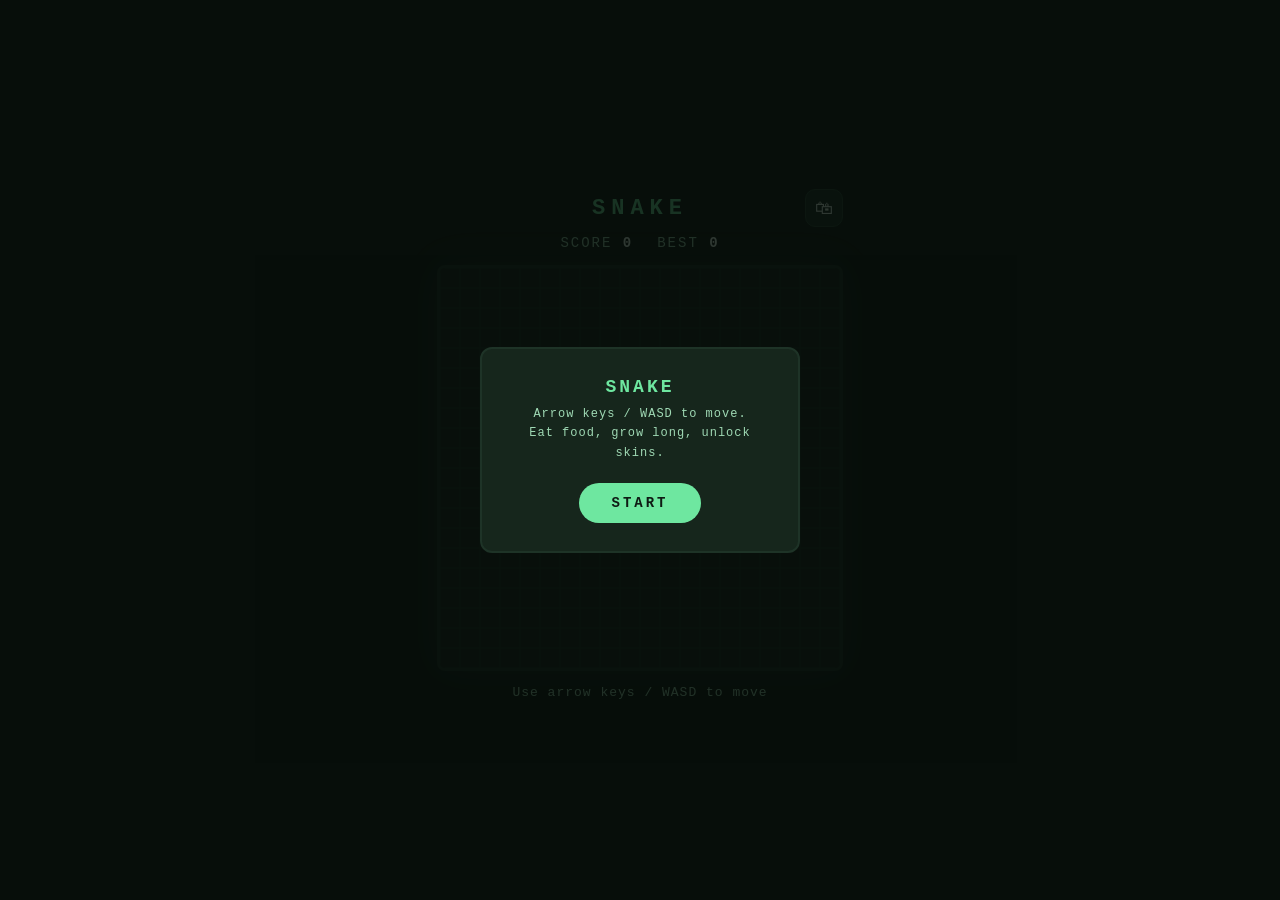
<file: snake.html>
<!DOCTYPE html>
<html lang="en">
<head>
<meta charset="UTF-8">
<title>Snake</title>
<style>
  :root {
    --bg: #0f1a14;
    --board: #16261c;
    --grid: #1e3327;
    --snake: #6ee7a0;
    --snake-head: #a3f7c0;
    --food: #ff6b5e;
    --text: #eafff0;
    --accent: #6ee7a0;
  }
  * { box-sizing: border-box; }
  html, body {
    margin: 0;
    height: 100%;
    background: var(--bg);
    color: var(--text);
    font-family: 'Courier New', monospace;
    display: flex;
    align-items: center;
    justify-content: center;
  }
  .wrap {
    display: flex;
    flex-direction: column;
    align-items: center;
    gap: 14px;
    padding: 20px;
  }
  h1 {
    margin: 0;
    letter-spacing: 6px;
    font-size: 22px;
    font-weight: 700;
    color: var(--accent);
    text-transform: uppercase;
  }
  .hud {
    display: flex;
    gap: 24px;
    font-size: 14px;
    letter-spacing: 2px;
    color: #9fd9b4;
  }
  .hud span b { color: var(--text); }
  .topbar {
    position: relative;
    width: 100%;
    display: flex;
    justify-content: center;
  }
  #shopBtn {
    position: absolute;
    right: 0;
    top: 50%;
    transform: translateY(-50%);
    background: var(--grid);
    border: 1px solid #2a4a37;
    color: var(--text);
    width: 38px;
    height: 38px;
    border-radius: 10px;
    font-size: 18px;
    cursor: pointer;
    display: flex;
    align-items: center;
    justify-content: center;
  }
  #shopBtn .dot {
    position: absolute;
    top: -4px;
    right: -4px;
    width: 10px;
    height: 10px;
    background: var(--food);
    border-radius: 50%;
    display: none;
  }
  #board {
    background: var(--board);
    border: 3px solid var(--grid);
    border-radius: 8px;
    image-rendering: pixelated;
    box-shadow: 0 0 40px rgba(110,231,160,0.08);
  }
  .msg {
    min-height: 20px;
    font-size: 13px;
    color: #9fd9b4;
    letter-spacing: 1px;
    text-align: center;
  }
  .controls {
    display: grid;
    grid-template-columns: repeat(3, 44px);
    grid-template-rows: repeat(2, 44px);
    gap: 6px;
    margin-top: 4px;
  }
  .controls button {
    background: var(--grid);
    border: 1px solid #2a4a37;
    color: var(--text);
    border-radius: 6px;
    font-size: 18px;
    cursor: pointer;
  }
  .controls button:active { background: var(--accent); color: #0f1a14; }
  #up { grid-column: 2; grid-row: 1; }
  #left { grid-column: 1; grid-row: 2; }
  #down { grid-column: 2; grid-row: 2; }
  #right { grid-column: 3; grid-row: 2; }
  button.restart {
    margin-top: 4px;
    background: var(--accent);
    color: #0f1a14;
    border: none;
    padding: 8px 18px;
    border-radius: 20px;
    font-weight: 700;
    letter-spacing: 2px;
    cursor: pointer;
    font-family: inherit;
    display: none;
  }
  @media (hover:hover) {
    .controls { display: none; }
  }

  .overlay {
    position: fixed;
    inset: 0;
    background: rgba(6, 12, 8, 0.82);
    display: none;
    align-items: center;
    justify-content: center;
    z-index: 10;
    padding: 20px;
  }
  .overlay.open { display: flex; }
  .start-panel {
    background: var(--board);
    border: 2px solid var(--grid);
    border-radius: 12px;
    padding: 28px 24px;
    width: 100%;
    max-width: 320px;
    text-align: center;
  }
  .start-panel h2 {
    margin: 0 0 8px;
    font-size: 18px;
    letter-spacing: 3px;
    color: var(--accent);
  }
  .start-panel p {
    margin: 0 0 20px;
    font-size: 12px;
    color: #9fd9b4;
    letter-spacing: 1px;
    line-height: 1.6;
  }
  .start-btn {
    background: var(--accent);
    color: #0f1a14;
    border: none;
    padding: 12px 32px;
    border-radius: 24px;
    font-weight: 700;
    letter-spacing: 3px;
    cursor: pointer;
    font-family: inherit;
    font-size: 14px;
  }
  .shop {
    background: var(--board);
    border: 2px solid var(--grid);
    border-radius: 12px;
    padding: 20px;
    width: 100%;
    max-width: 380px;
    max-height: 80vh;
    overflow-y: auto;
  }
  .shop h2 {
    margin: 0 0 4px;
    font-size: 16px;
    letter-spacing: 3px;
    color: var(--accent);
    text-align: center;
  }
  .shop .sub {
    text-align: center;
    font-size: 11px;
    color: #9fd9b4;
    margin-bottom: 16px;
    letter-spacing: 1px;
  }
  .skin-grid {
    display: grid;
    grid-template-columns: repeat(3, 1fr);
    gap: 10px;
  }
  .skin-card {
    background: var(--grid);
    border: 2px solid #2a4a37;
    border-radius: 10px;
    padding: 10px 6px;
    display: flex;
    flex-direction: column;
    align-items: center;
    gap: 6px;
    cursor: pointer;
    position: relative;
  }
  .skin-card.selected { border-color: var(--accent); box-shadow: 0 0 12px rgba(110,231,160,0.3); }
  .skin-card.locked { opacity: 0.45; cursor: default; }
  .skin-swatch {
    width: 40px;
    height: 40px;
    border-radius: 8px;
    display: block;
  }
  .skin-name {
    font-size: 10px;
    letter-spacing: 1px;
    text-align: center;
    color: var(--text);
  }
  .skin-req {
    font-size: 9px;
    color: #6f9c81;
  }
  .shop-close {
    margin: 16px auto 0;
    display: block;
    background: var(--accent);
    color: #0f1a14;
    border: none;
    padding: 8px 20px;
    border-radius: 20px;
    font-weight: 700;
    letter-spacing: 2px;
    cursor: pointer;
    font-family: inherit;
  }
</style>
</head>
<body>
<div class="wrap">
  <div class="topbar">
    <h1>Snake</h1>
    <button id="shopBtn" title="Skin shop">&#128717;<span class="dot" id="shopDot"></span></button>
  </div>
  <div class="hud">
    <span>SCORE <b id="score">0</b></span>
    <span>BEST <b id="best">0</b></span>
  </div>
  <canvas id="board" width="400" height="400"></canvas>
  <div class="msg" id="msg">Use arrow keys / WASD to move</div>
  <button class="restart" id="restart">PLAY AGAIN</button>
  <div class="controls">
    <button id="up">&#8593;</button>
    <button id="left">&#8592;</button>
    <button id="down">&#8595;</button>
    <button id="right">&#8594;</button>
  </div>
</div>

<div class="overlay open" id="startOverlay">
  <div class="start-panel">
    <h2>SNAKE</h2>
    <p>Arrow keys / WASD to move.<br>Eat food, grow long, unlock skins.</p>
    <button class="start-btn" id="startBtn">START</button>
  </div>
</div>

<div class="overlay" id="overlay">
  <div class="shop">
    <h2>SKIN SHOP</h2>
    <div class="sub">Unlock a new skin every 10 points on your best score</div>
    <div class="skin-grid" id="skinGrid"></div>
    <button class="shop-close" id="shopClose">CLOSE</button>
  </div>
</div>

<script>
const canvas = document.getElementById('board');
const ctx = canvas.getContext('2d');
const cell = 20;
const cols = canvas.width / cell;
const rows = canvas.height / cell;

let snake, dir, nextDir, food, score, best, running, speed, timer;

// ---- persistence helpers ----
function lsGet(key) {
  try { return localStorage.getItem(key); } catch(e) { return null; }
}
function lsSet(key, v) {
  try { localStorage.setItem(key, v); } catch(e) {}
}

// ---- skins ----
const SKINS = [
  { id: 'classic',  name: 'Classic',   req: 0,  pattern: 'solid',   head: '#a3f7c0', base: '#6ee7a0', accent: '#4fc783' },
  { id: 'candy',    name: 'Candy',     req: 10, pattern: 'stripe',  head: '#ffe0ef', base: '#ff8fc4', accent: '#ffffff' },
  { id: 'ocean',    name: 'Bubbles',   req: 20, pattern: 'dot',     head: '#bdf3ff', base: '#3aa8d8', accent: '#eafcff' },
  { id: 'chess',    name: 'Chess',     req: 30, pattern: 'check',   head: '#e8e2ff', base: '#5b4fc7', accent: '#221a4f' },
  { id: 'tiger',    name: 'Tiger',     req: 40, pattern: 'tiger',   head: '#ffdca3', base: '#ff9d3d', accent: '#241505' },
  { id: 'camo',     name: 'Camo',      req: 50, pattern: 'camo',    head: '#c9d9a8', base: '#5c7a3f', accent: '#33461f' },
  { id: 'galaxy',   name: 'Galaxy',    req: 60, pattern: 'galaxy',  head: '#d9c9ff', base: '#2c1e57', accent: '#ffffff' },
  { id: 'zebra',    name: 'Zebra',     req: 70, pattern: 'tiger',   head: '#ffffff', base: '#f2f2f2', accent: '#111111' },
  { id: 'circuit',  name: 'Circuit',   req: 80, pattern: 'circuit', head: '#c9fff5', base: '#0d2b26', accent: '#4dffe0' },
  { id: 'rainbow',  name: 'Rainbow',   req: 90, pattern: 'rainbow', head: '#ffffff', base: '#ffffff', accent: '#ffffff' }
];

best = parseInt(lsGet('snake_best')) || 0;
document.getElementById('best').textContent = best;

let selectedSkinId = lsGet('snake_skin') || 'classic';

function unlockedSkins() {
  return SKINS.filter(s => best >= s.req);
}

function isUnlocked(skin) {
  return best >= skin.req;
}

function currentSkin() {
  const skin = SKINS.find(s => s.id === selectedSkinId);
  return (skin && isUnlocked(skin)) ? skin : SKINS[0];
}

function checkNewUnlocks(prevBest, newBest) {
  const newlyUnlocked = SKINS.filter(s => s.req > prevBest && s.req <= newBest);
  if (newlyUnlocked.length) {
    document.getElementById('shopDot').style.display = 'block';
    document.getElementById('msg').textContent =
      'New skin unlocked: ' + newlyUnlocked[newlyUnlocked.length - 1].name + '! Check the shop.';
    return true;
  }
  return false;
}

// Persists the best score to localStorage the moment it's beaten,
// so it's saved even if the tab/browser closes mid-run (not just on game over).
function updateBest(newScore) {
  if (newScore > best) {
    const prevBest = best;
    best = newScore;
    lsSet('snake_best', best);
    document.getElementById('best').textContent = best;
    return checkNewUnlocks(prevBest, best);
  }
  return false;
}

function renderShop() {
  const grid = document.getElementById('skinGrid');
  grid.innerHTML = '';
  SKINS.forEach(skin => {
    const unlocked = isUnlocked(skin);
    const card = document.createElement('div');
    card.className = 'skin-card' + (unlocked ? '' : ' locked') + (skin.id === selectedSkinId && unlocked ? ' selected' : '');

    const swatch = document.createElement('canvas');
    swatch.width = 68;
    swatch.height = 68;
    swatch.className = 'skin-swatch';
    const sctx = swatch.getContext('2d');
    const tile = 34;
    for (let ty = 0; ty < 2; ty++) {
      for (let tx = 0; tx < 2; tx++) {
        const idx = ty * 2 + tx;
        paintPattern(sctx, tx*tile, ty*tile, tile, tile, 6, skin, idx, false);
      }
    }

    const name = document.createElement('div');
    name.className = 'skin-name';
    name.textContent = skin.name;
    card.appendChild(swatch);
    card.appendChild(name);
    if (!unlocked) {
      const req = document.createElement('div');
      req.className = 'skin-req';
      req.textContent = 'Best score ' + skin.req;
      card.appendChild(req);
    }
    card.onclick = () => {
      if (!unlocked) return;
      selectedSkinId = skin.id;
      lsSet('snake_skin', selectedSkinId);
      renderShop();
    };
    grid.appendChild(card);
  });
}

document.getElementById('shopBtn').onclick = () => {
  document.getElementById('shopDot').style.display = 'none';
  renderShop();
  document.getElementById('overlay').classList.add('open');
};
document.getElementById('shopClose').onclick = () => {
  document.getElementById('overlay').classList.remove('open');
};

function init() {
  snake = [
    {x: 8, y: 10},
    {x: 7, y: 10},
    {x: 6, y: 10}
  ];
  dir = {x: 1, y: 0};
  nextDir = {x: 1, y: 0};
  score = 0;
  speed = 130;
  running = true;
  document.getElementById('score').textContent = score;
  document.getElementById('msg').textContent = 'Use arrow keys / WASD to move';
  document.getElementById('restart').style.display = 'none';
  placeFood();
  if (timer) clearTimeout(timer);
  loop();
}

function placeFood() {
  let valid = false;
  while (!valid) {
    food = { x: Math.floor(Math.random()*cols), y: Math.floor(Math.random()*rows) };
    valid = !snake.some(s => s.x === food.x && s.y === food.y);
  }
}

function loop() {
  if (!running) return;
  update();
  draw();
  timer = setTimeout(loop, speed);
}

function update() {
  dir = nextDir;
  const head = { x: snake[0].x + dir.x, y: snake[0].y + dir.y };

  if (head.x < 0 || head.x >= cols || head.y < 0 || head.y >= rows || snake.some(s => s.x === head.x && s.y === head.y)) {
    gameOver();
    return;
  }

  snake.unshift(head);

  if (head.x === food.x && head.y === food.y) {
    score++;
    document.getElementById('score').textContent = score;
    updateBest(score);
    if (speed > 60) speed -= 3;
    placeFood();
  } else {
    snake.pop();
  }
}

function gameOver() {
  running = false;
  clearTimeout(timer);
  if (score === best && score > 0) {
    document.getElementById('msg').textContent = 'New best! Score: ' + score;
  } else {
    document.getElementById('msg').textContent = 'Game over — Score: ' + score;
  }
  document.getElementById('restart').style.display = 'inline-block';
}

function draw() {
  ctx.fillStyle = getComputedStyle(document.documentElement).getPropertyValue('--board');
  ctx.fillRect(0, 0, canvas.width, canvas.height);

  ctx.strokeStyle = getComputedStyle(document.documentElement).getPropertyValue('--grid');
  ctx.lineWidth = 1;
  for (let i = 0; i <= cols; i++) {
    ctx.beginPath();
    ctx.moveTo(i*cell, 0);
    ctx.lineTo(i*cell, canvas.height);
    ctx.stroke();
  }
  for (let j = 0; j <= rows; j++) {
    ctx.beginPath();
    ctx.moveTo(0, j*cell);
    ctx.lineTo(canvas.width, j*cell);
    ctx.stroke();
  }

  ctx.fillStyle = getComputedStyle(document.documentElement).getPropertyValue('--food');
  roundRect(food.x*cell+2, food.y*cell+2, cell-4, cell-4, 5);
  ctx.fill();

  const skin = currentSkin();
  snake.forEach((s, i) => {
    paintPattern(ctx, s.x*cell+1, s.y*cell+1, cell-2, cell-2, 4, skin, i, i === 0);
  });
}

function roundRect(x, y, w, h, r) {
  ctx.beginPath();
  ctx.moveTo(x+r, y);
  ctx.arcTo(x+w, y, x+w, y+h, r);
  ctx.arcTo(x+w, y+h, x, y+h, r);
  ctx.arcTo(x, y+h, x, y, r);
  ctx.arcTo(x, y, x+w, y, r);
  ctx.closePath();
}

function hashCell(a, b) {
  const v = Math.sin(a * 12.9898 + b * 78.233) * 43758.5453;
  return v - Math.floor(v);
}

// Paints one snake segment (or shop swatch tile) with the skin's pattern.
// ctx: canvas 2d context, x/y/w/h: rect, skin: skin object,
// i: index along the snake (or tile index for swatches), isHead: bool
function paintPattern(pctx, x, y, w, h, r, skin, i, isHead) {
  pctx.save();
  pctx.beginPath();
  pctx.moveTo(x+r, y);
  pctx.arcTo(x+w, y, x+w, y+h, r);
  pctx.arcTo(x+w, y+h, x, y+h, r);
  pctx.arcTo(x, y+h, x, y, r);
  pctx.arcTo(x, y, x+w, y, r);
  pctx.closePath();
  pctx.clip();

  // base fill
  if (skin.pattern === 'rainbow') {
    const hue = (i * 32) % 360;
    pctx.fillStyle = isHead ? '#ffffff' : `hsl(${hue}, 85%, 65%)`;
  } else {
    pctx.fillStyle = isHead ? skin.head : skin.base;
  }
  pctx.fillRect(x, y, w, h);

  if (!isHead) {
    pctx.fillStyle = skin.accent;
    switch (skin.pattern) {
      case 'stripe':
        if (i % 2 === 0) pctx.fillRect(x, y, w * 0.42, h);
        break;
      case 'dot':
        if (i % 2 === 0) {
          pctx.beginPath();
          pctx.arc(x + w/2, y + h/2, w * 0.24, 0, Math.PI*2);
          pctx.fill();
        }
        break;
      case 'check':
        if (i % 2 === 0) pctx.fillRect(x, y, w, h);
        break;
      case 'tiger':
        pctx.save();
        pctx.translate(x + w/2, y + h/2);
        pctx.rotate(Math.PI / 4);
        if (i % 2 === 0) pctx.fillRect(-w/2, -h*0.16, w, h*0.32);
        pctx.restore();
        break;
      case 'camo': {
        const h1 = hashCell(i, 1.7);
        const h2 = hashCell(i, 5.3);
        if (h1 > 0.4) {
          pctx.beginPath();
          pctx.ellipse(x + w*0.35, y + h*0.4, w*0.32, h*0.22, h1*3, 0, Math.PI*2);
          pctx.fill();
        }
        if (h2 > 0.55) {
          pctx.beginPath();
          pctx.ellipse(x + w*0.65, y + h*0.65, w*0.26, h*0.2, h2*2, 0, Math.PI*2);
          pctx.fill();
        }
        break;
      }
      case 'galaxy': {
        for (let k = 0; k < 3; k++) {
          const hx = hashCell(i + k*3.1, 2.2);
          const hy = hashCell(i + k*1.7, 9.9);
          pctx.beginPath();
          pctx.arc(x + hx*w, y + hy*h, 1.1, 0, Math.PI*2);
          pctx.fill();
        }
        break;
      }
      case 'circuit':
        pctx.strokeStyle = skin.accent;
        pctx.lineWidth = Math.max(1, w * 0.08);
        pctx.beginPath();
        if (i % 2 === 0) {
          pctx.moveTo(x + w/2, y);
          pctx.lineTo(x + w/2, y + h);
        } else {
          pctx.moveTo(x, y + h/2);
          pctx.lineTo(x + w, y + h/2);
        }
        pctx.stroke();
        pctx.beginPath();
        pctx.arc(x + w/2, y + h/2, w*0.09, 0, Math.PI*2);
        pctx.fill();
        break;
      default:
        break; // 'solid' — no overlay
    }
  }
  pctx.restore();
}

function setDir(x, y) {
  if (dir.x === -x && dir.y === -y) return; // no reverse
  nextDir = {x, y};
}

document.addEventListener('keydown', e => {
  switch (e.key) {
    case 'ArrowUp': case 'w': case 'W': setDir(0, -1); break;
    case 'ArrowDown': case 's': case 'S': setDir(0, 1); break;
    case 'ArrowLeft': case 'a': case 'A': setDir(-1, 0); break;
    case 'ArrowRight': case 'd': case 'D': setDir(1, 0); break;
  }
});

document.getElementById('up').onclick = () => setDir(0, -1);
document.getElementById('down').onclick = () => setDir(0, 1);
document.getElementById('left').onclick = () => setDir(-1, 0);
document.getElementById('right').onclick = () => setDir(1, 0);
document.getElementById('restart').onclick = init;

// swipe support
let touchStartX, touchStartY;
canvas.addEventListener('touchstart', e => {
  touchStartX = e.touches[0].clientX;
  touchStartY = e.touches[0].clientY;
}, {passive: true});
canvas.addEventListener('touchend', e => {
  const dx = e.changedTouches[0].clientX - touchStartX;
  const dy = e.changedTouches[0].clientY - touchStartY;
  if (Math.abs(dx) > Math.abs(dy)) {
    setDir(dx > 0 ? 1 : -1, 0);
  } else {
    setDir(0, dy > 0 ? 1 : -1);
  }
}, {passive: true});

document.getElementById('startBtn').onclick = () => {
  document.getElementById('startOverlay').classList.remove('open');
  init();
};

// idle preview before first start
(function drawIdle() {
  snake = [{x: 8, y: 10}, {x: 7, y: 10}, {x: 6, y: 10}];
  food = { x: 14, y: 10 };
  const skin = currentSkin();
  ctx.fillStyle = getComputedStyle(document.documentElement).getPropertyValue('--board');
  ctx.fillRect(0, 0, canvas.width, canvas.height);
  ctx.strokeStyle = getComputedStyle(document.documentElement).getPropertyValue('--grid');
  ctx.lineWidth = 1;
  for (let i = 0; i <= cols; i++) {
    ctx.beginPath(); ctx.moveTo(i*cell, 0); ctx.lineTo(i*cell, canvas.height); ctx.stroke();
  }
  for (let j = 0; j <= rows; j++) {
    ctx.beginPath(); ctx.moveTo(0, j*cell); ctx.lineTo(canvas.width, j*cell); ctx.stroke();
  }
  ctx.fillStyle = getComputedStyle(document.documentElement).getPropertyValue('--food');
  roundRect(food.x*cell+2, food.y*cell+2, cell-4, cell-4, 5);
  ctx.fill();
  snake.forEach((s, i) => paintPattern(ctx, s.x*cell+1, s.y*cell+1, cell-2, cell-2, 4, skin, i, i === 0));
})();
</script>
</body>
</html>
</file>
<file: gridiron.css>
*{box-sizing:border-box}html,body{margin:0;width:100%;height:100%;overflow:hidden;background:#091923;color:#fff;font-family:Arial,Helvetica,sans-serif}button,select,a{touch-action:manipulation}button,select{font:inherit}button{cursor:pointer;border:1px solid #ffffff30;background:#102936e8;color:#fff;border-radius:7px;padding:13px 17px;font-size:11px;font-weight:800;letter-spacing:1px}button:hover{background:#284959}button:focus-visible,select:focus-visible,a:focus-visible{outline:3px solid #d8ff65;outline-offset:3px}[hidden]{display:none!important}#game{position:fixed;inset:0;width:100%;height:100%;touch-action:none}header{position:fixed;top:0;left:0;right:0;display:flex;justify-content:space-between;align-items:center;padding:24px 32px;pointer-events:none}.brand,.top-actions{pointer-events:auto}.brand{text-decoration:none;color:white;font-weight:950;font-style:italic;font-size:29px;letter-spacing:-4px}.brand span{color:#d8ff65}.brand small{font-size:11px;font-style:normal;letter-spacing:3px;margin-left:18px}.top-actions{display:flex;gap:8px}.panel{position:absolute;left:5%;top:110px;width:440px;max-height:calc(100dvh - 130px);overflow:auto;padding:28px;background:linear-gradient(135deg,#091923f5,#102b35e8);border:1px solid #ffffff22;border-radius:16px;box-shadow:0 25px 100px #0005;backdrop-filter:blur(16px)}.eyebrow{font-size:10px;font-weight:800;letter-spacing:3px;color:#d8ff65}h1{font-size:53px;line-height:.98;letter-spacing:-3px;margin:22px 0}h1 em{font-style:normal;color:#d8ff65}.intro{font-size:13px;line-height:1.7;color:#b9cbd3}.selectors{display:flex;gap:12px;margin:18px 0}.selectors label{width:50%;font-size:9px;font-weight:bold;letter-spacing:1.5px;color:#a1b8c3}select{display:block;width:100%;margin-top:8px;padding:12px 8px;background:#183442;border:1px solid #ffffff20;border-radius:5px;color:white;font-size:12px}.primary{background:#d8ff65;color:#13211b;border:0;font-weight:900}.primary:hover{background:#e8ffab}#start{width:100%;padding:18px;text-align:left}#start span{float:right}.instructions{display:grid;gap:14px;margin:24px 0}.instructions div{display:flex;gap:12px;font-size:11px;line-height:1.5}.instructions b{min-width:100px;color:#d8ff65}.instructions span{color:#c5d3d9}details{font-size:11px;color:#adc1cb;line-height:1.7}summary{cursor:pointer}.credit{display:block;font-size:9px;color:#718d9b;margin-top:18px}#scoreboard{position:fixed;top:20px;left:50%;transform:translateX(-50%);display:flex;align-items:center;gap:22px;background:#091923ed;border:1px solid #ffffff25;padding:14px 24px;border-radius:12px;box-shadow:0 10px 30px #0004}.club{display:flex;gap:12px;align-items:center;font-weight:800;font-size:14px}.club strong{font-size:32px}.club i{height:24px;width:5px;border-radius:2px;background:#28bdec}.clock{text-align:center;min-width:110px;font-size:12px}.clock small{display:block;color:#d8ff65;margin-top:8px;font-weight:800}#playInfo{position:fixed;top:100px;left:50%;transform:translateX(-50%);font-size:10px;letter-spacing:2px;display:flex;gap:16px;background:#091923bd;padding:10px 20px;border-radius:30px}#phase{color:#d8ff65}#controls{position:fixed;bottom:max(22px,env(safe-area-inset-bottom));left:16px;right:16px;text-align:center}.hint{font-size:12px;text-shadow:0 2px 8px black;margin-bottom:12px}.buttons{display:flex;gap:8px;justify-content:center;flex-wrap:wrap}.modal{position:fixed;inset:0;background:#04121ccb;display:grid;place-items:center;backdrop-filter:blur(12px)}.modal>div{width:min(420px,90%);background:#102a37;padding:32px;border:1px solid #ffffff20;border-radius:16px;text-align:center}.modal h2{font-size:36px}.modal p{line-height:1.6;color:#b9cbd3}.modal button{margin:5px}#toast{position:fixed;top:27%;left:50%;transform:translateX(-50%);font-size:clamp(18px,4vw,38px);font-weight:950;text-transform:uppercase;text-shadow:0 4px 15px #000;text-align:center;pointer-events:none;width:90%;color:#e8ff9b}body.playing .brand small{display:none}@media(max-width:700px){header{padding:14px 16px}.brand small{font-size:9px}.top-actions button{font-size:9px;padding:10px}.panel{left:16px;right:16px;top:76px;width:auto;max-width:440px;max-height:calc(100dvh - 90px);padding:24px}h1{font-size:43px}.intro{font-size:12px}#scoreboard{top:65px;gap:16px;padding:10px 17px;width:calc(100% - 32px);max-width:420px;justify-content:space-between}.club{gap:8px}.club strong{font-size:25px}#playInfo{top:140px;white-space:nowrap}.buttons{gap:5px}.buttons button{padding:12px 10px;font-size:9px}.hint{font-size:11px}#toast{top:32%}}@media(max-height:500px){.panel{top:65px;max-height:calc(100dvh - 75px)}header{padding:12px}#scoreboard{top:8px}#playInfo{top:80px}#controls{bottom:8px}.hint{margin-bottom:5px}}
/* Retro arcade treatment: crisp silhouettes, square panels, and restrained UI. */
html,body{font-family:'Courier New',monospace}button,select,.panel,.modal>div,#scoreboard,#playInfo{border-radius:0;box-shadow:none}button{border:2px solid #9db4b9}.primary{border-color:#d8ff65}.panel{background:#102531f5;backdrop-filter:none;border:3px solid #8ca5af}h1{font-size:46px;letter-spacing:-2px}.brand{font-style:normal}.club strong{font-family:'Courier New',monospace}#game{image-rendering:pixelated}.modal{backdrop-filter:none}.instructions b{min-width:110px}@media(max-width:700px){h1{font-size:37px}.panel{padding:20px}.instructions div{font-size:10px}}

body.playing #scoreboard {
  top: 0;
  width: min(720px, calc(100% - 300px));
  max-width: none;
  justify-content: space-between;
  border: 0;
  border-bottom: 3px solid #a6bc8d;
  background: #101b14;
}
body.playing #playInfo { top: 72px; padding: 6px 12px; background: #101b14; }
@media (max-width: 700px) {
  body.playing #scoreboard { top: 55px; width: calc(100% - 24px); }
  body.playing #playInfo { top: 118px; }
}
@media (max-height: 500px) and (min-width: 701px) {
  body.playing #playInfo { top: 64px; }
}
#controls .hint {
  display: inline-block;
  padding: 6px 9px;
  background: #101b14;
  color: #f5ffe5;
}
@media (max-width: 700px) {
  body.playing #playInfo { top: 107px; padding: 4px 12px; }
}

.panel h1 {
  color: #fff5cf;
  text-shadow: 4px 4px #111a10;
  font-weight: 900;
  letter-spacing: -.08em;
}
.panel h1 em { color: #e3fa77; }
#continueGame { width: 100%; text-align: left; padding: 15px; }
#saveStatus { color: #bdcba5; font-size: 11px; line-height: 1.5; }
.panel, .modal > div { background: #1b281d; border-color: #aabb85; }
.panel select, .top-actions button, .buttons button:not(.primary) { background: #283927; }
#dreamRoster { margin-bottom: 10px; }
#dreamRoster h3 { margin: 10px 0 4px; color: #e3fa77; }
#dreamRoster ul { margin: 0 0 10px; padding-left: 20px; }


.mode-picker {
  display: block;
  font-size: 10px;
  font-weight: bold;
  letter-spacing: 1.5px;
  color: #bdcba5;
}
#divisionInfo, #seasonGames { font-size: 11px; line-height: 1.6; }
#divisionInfo { color: #d7e8b5; }
#seasonGames { padding-left: 23px; margin: 7px 0 15px; }
#seasonHud { color: #ffe65c; text-transform: uppercase; }
@media (max-width: 700px) {
  #playInfo { gap: 7px; letter-spacing: .5px; }
}

.defense-view {
  position: fixed;
  inset: 0;
  pointer-events: none;
}
.defense-caption {
  position: absolute;
  top: 53%;
  left: 50%;
  transform: translate(-50%, -50%);
  width: max-content;
  max-width: min(540px, calc(100% - 36px));
  text-align: center;
}
.defense-caption-meta {
  display: flex;
  flex-wrap: wrap;
  justify-content: center;
  gap: 4px 12px;
  padding: 6px 12px;
  background: #0d1d17;
  color: #d8eed4;
  text-transform: uppercase;
  font-size: 10px;
  font-weight: bold;
  letter-spacing: .06em;
}
#defenseCall {
  margin: 0;
  padding: 10px 16px;
  border-left: 4px solid #ffc774;
  background: #593512;
  color: #fff5de;
  font-size: clamp(13px, 2vw, 21px);
  font-weight: bold;
  line-height: 1.35;
  box-shadow: 3px 3px #152419;
}
#defenseCall[data-outcome="stop"] { background: #173e38; border-color: #79e5b7; }
#defenseCall[data-outcome="score"] { background: #592a28; border-color: #ff9686; }
#defenseSpeed {
  min-height: 44px;
  position: absolute;
  bottom: max(18px, env(safe-area-inset-bottom));
  right: 16px;
  pointer-events: auto;
}
#defenseSpeed[aria-pressed="true"] { color: #ffe65c; border-color: #ffe65c; }

#crowdCheer {
  position: fixed;
  z-index: 1;
  bottom: max(110px, calc(env(safe-area-inset-bottom) + 95px));
  left: 50%;
  transform: translateX(-50%);
  padding: 7px 12px;
  border: 2px solid #ffe65c;
  background: #172214;
  color: #ffe65c;
  font-size: 11px;
  font-weight: bold;
  white-space: nowrap;
  pointer-events: none;
}
.modal { z-index: 2; }

.field-tag {
  position: fixed;
  transform: translate(-50%, calc(-100% - var(--tag-lift, 9px)));
  color: #fff;
  background: #101f27;
  border: 1px solid #73e5ff;
  padding: 3px 5px;
  font: bold 11px 'Courier New', monospace;
  pointer-events: none;
  white-space: nowrap;
}
.field-tag-qb {
  color: #182319;
  background: #ffe65c;
  border-color: #182319;
}
body:has(#overlay:not([hidden])) .field-tag { display: none; }

.score-logo { width: 27px; height: 27px; object-fit: contain; }
#venueHud { color: #e8efdd; white-space: nowrap; }
#gameRecords, #botBracket { margin: 10px 0; }
#gameRecords label { display: block; margin-top: 8px; }
#recordsList, #botGames { padding-left: 20px; }
@media (max-width: 700px) {
  .score-logo { width: 20px; height: 20px; }
  #playInfo { max-width: calc(100% - 20px); justify-content: center; flex-wrap: wrap; }
}

#showBracket { margin: 8px 0; }
#bracketDialog {
  box-sizing: border-box;
  width: min(860px, calc(100% - 24px));
  max-height: calc(100dvh - 24px);
  padding: 18px;
  border: 2px solid #7babc4;
  background: #10283a;
  color: #f4f9fb;
}
#bracketDialog::backdrop { background: #08141ed9; }
.bracket-header {
  display: flex;
  align-items: start;
  justify-content: space-between;
  gap: 14px;
  margin-bottom: 12px;
}
.bracket-header h2 { margin: 0 0 8px; font-size: clamp(19px, 4vw, 29px); }
#bracketStatus { margin: 0; color: #b8d5e8; font-size: 12px; }
.bracket-scroll { overflow-x: auto; padding: 0 0 8px; }
#bracketGrid {
  display: grid;
  grid-template-columns: repeat(5, minmax(84px, 1fr));
  grid-template-rows: auto auto 22px auto;
  gap: 0 15px;
  min-width: 480px;
  align-items: center;
  background: #19394e;
  padding: 10px;
}
#bracketGrid:empty { display: none; }
.bracket-conference { grid-row: 1; text-align: center; margin: 2px 0 11px; color: #c7e9ff; }
.bracket-match { position: relative; min-width: 0; border: 1px solid #638399; background: #0b2333; }
.bracket-match[data-column="1"]::after,
.bracket-match[data-column="2"]::after,
.bracket-match[data-column="4"]::before,
.bracket-match[data-column="5"]::before {
  position: absolute; content: ""; width: 15px; height: 1px; top: 50%; background: #8bb1c7;
}
.bracket-match::after { left: 100%; }
.bracket-match::before { right: 100%; }
.bracket-match h3 { text-align: center; margin: 0; padding: 6px 2px; font-size: 11px; color: #ffe477; }
.bracket-team { display: flex; align-items: center; gap: 5px; min-height: 28px; padding: 3px 5px; font-size: 11px; }
.bracket-team + .bracket-team { border-top: 1px solid #325569; }
.bracket-team img { width: 18px; height: 18px; object-fit: contain; }
.bracket-team span { margin-left: auto; font-variant-numeric: tabular-nums; }
.bracket-your-team { color: #ffec81; background: #324554; }
.bracket-winner span { font-weight: bold; color: #c9ff97; }
.bracket-next { outline: 2px solid #ffe477; }
#bracketGrid { grid-template-rows: auto 65px 22px 65px; }
.bracket-branch {
  grid-row: 2 / 5;
  position: relative;
  align-self: stretch;
  pointer-events: none;
}
.bracket-branch::after {
  content: "";
  position: absolute;
  top: 32px;
  bottom: 32px;
  width: 1px;
  background: #8bb1c7;
}
.bracket-branch-afc::after { left: calc(100% + 14px); }
.bracket-branch-nfc::after { right: calc(100% + 14px); }

/* The field takes the space left after laying out the real HUD and controls. */
body.playing {
  display: grid;
  grid-template-rows: auto minmax(0,1fr) auto;
  height: 100dvh;
  -webkit-text-size-adjust: 100%;
}
body.playing #gameHud {
  display: grid;
  grid-template-columns: minmax(0,1fr) minmax(250px,420px) minmax(0,1fr);
  align-items: center;
  gap: 3px 8px;
  padding: max(3px, env(safe-area-inset-top)) max(8px, env(safe-area-inset-right))
    1px max(8px, env(safe-area-inset-left));
  background: #101b14;
}
body.playing #gameHud > header {
  display: contents;
}
body.playing .brand { grid-area: 1 / 1; justify-self: start; font-size: 20px; }
body.playing .top-actions { grid-area: 1 / 3; justify-self: end; gap: 4px; }
body.playing .top-actions button {
  min-height: 44px;
  padding: 4px 7px;
  font-size: 10px;
  letter-spacing: 0;
}
body.playing #scoreboard {
  position: static;
  grid-area: 1 / 2;
  width: 100%;
  height: auto;
  transform: none;
  padding: 3px 8px;
  gap: 5px;
  border-bottom-width: 2px;
}
body.playing .club { gap: 5px; font-size: 11px; }
body.playing .club strong { font-size: 23px; }
body.playing .club i { display: none; }
body.playing .clock { min-width: 64px; font-size: 11px; white-space: nowrap; }
body.playing .clock small { margin-top: 3px; }
body.playing #playInfo {
  position: static;
  grid-area: 2 / 1 / 3 / -1;
  transform: none;
  max-width: 100%;
  justify-content: center;
  flex-wrap: wrap;
  padding: 3px 6px;
  gap: 3px 8px;
  letter-spacing: .3px;
}
body.playing #fieldStage { grid-row: 2; position: relative; min-height: 0; overflow: hidden; }
body.playing #game { position: absolute; inset: 0; width: 100%; height: 100%; }
body.playing #controls {
  position: static;
  grid-row: 3;
  background: #101b14;
  padding: 2px max(6px, env(safe-area-inset-right)) max(3px, env(safe-area-inset-bottom)) max(6px, env(safe-area-inset-left));
}
body.playing #controls .hint { margin: 0 0 3px; padding: 3px 5px; font-size: 10px; }
body.playing .buttons { gap: 4px; }
body.playing .buttons button {
  min-height: 44px;
  padding: 5px 8px;
  font-size: 10px;
  letter-spacing: 0;
}
body.playing .field-tag { font-size: 10px; padding: 2px 3px; }
body.playing #toast { position: absolute; top: 6%; font-size: clamp(15px, 3vw, 26px); }
body.playing #crowdCheer { position: absolute; bottom: 7px; }
@media (max-width: 570px) {
  body.playing #gameHud { grid-template-columns: 1fr 1fr; }
  body.playing .top-actions { grid-area: 1 / 2; }
  body.playing #scoreboard { grid-area: 2 / 1 / 3 / -1; }
  body.playing #playInfo { grid-area: 3 / 1 / 4 / -1; }
}


@media (orientation: landscape) and (max-height: 560px) {
  body.playing #gameHud { grid-template-columns: auto minmax(0,1fr) auto; gap: 0 8px; }
  body.playing #scoreboard { grid-column: 2; max-width: 375px; justify-self: center; }
  body.playing .brand { grid-area: 1 / 1; }
  body.playing .top-actions { grid-area: 1 / 3; }
  body.playing #playInfo { grid-area: 2 / 1 / 3 / -1; padding: 1px 4px 3px; }
  body.playing #controls .hint { display: none; }
  body.playing .field-tag { font-size: 9px; padding: 1px 3px; }
}

#fullscreenHint { color: #bdcba5; font-size: 11px; line-height: 1.5; }

#pauseSound { display: none; }
/* During mobile play the HUD floats over one full-screen stadium. */
@media (pointer: coarse), (max-width: 570px), (orientation: landscape) and (max-height: 560px) {
  body.playing #fieldStage {
    position: fixed;
    inset: 0;
    grid-row: auto;
  }
  body.playing #gameHud {
    position: fixed;
    z-index: 1;
    top: 0;
    left: 0;
    right: 0;
    grid-template-columns: 44px minmax(0,1fr) 44px;
    background: transparent;
    pointer-events: none;
  }
  body.playing .brand { display: none; }
  body.playing .top-actions { grid-area: 1 / 3; }
  body.playing #sound { display: none; }
  #pauseSound { display: inline-block; }
  body.playing #pause {
    font-size: 0;
    min-width: 44px;
    background: #10281ddd;
  }
  body.playing #pause::after { content: "Ⅱ"; font-size: 18px; }
  body.playing #scoreboard {
    grid-area: 1 / 2;
    width: max-content;
    max-width: 100%;
    justify-self: center;
    gap: clamp(5px, 2vw, 14px);
    border: 1px solid #c3dfa956;
    border-radius: 6px;
    background: #101b14e6;
  }
  body.playing #scoreboard .score-logo { display: none; }
  body.playing #scoreboard .club strong { font-size: 18px; }
  body.playing #playInfo,
  body.playing #controls .hint { display: none; }
  body.playing #controls {
    position: fixed;
    z-index: 1;
    grid-row: auto;
    left: 0;
    right: 0;
    bottom: 0;
    background: transparent;
    pointer-events: none;
  }
  body.playing .buttons { flex-wrap: wrap; }
  body.playing .buttons button { pointer-events: auto; }
  body.playing .buttons button:not(.primary) { background: #183328e8; }
  body.playing #toast { top: max(60px, calc(env(safe-area-inset-top) + 48px)); }
  body.playing #crowdCheer { bottom: max(56px, calc(env(safe-area-inset-bottom) + 50px)); }
}

body:not(.playing) #gameHud > header { z-index: 1; }
body.playing #settings,
#resume[hidden] ~ #pauseSettings { display: none; }

#settingsDialog {
  width: min(320px, calc(100% - 32px));
  max-height: calc(100dvh - 24px);
  padding: 20px;
  border: 2px solid #aabf91;
  background: #101b14;
  color: #f5f5e7;
}
#settingsDialog::backdrop { background: #08141ed9; }
#settingsDialog h2 { margin: 0 0 16px; font-size: 23px; }
#settingsDialog label { color: #d8ff65; font-weight: 800; }
#settingsDialog select { background: #283927; font-size: 16px; min-height: 44px; }
#settingsDialog form { margin-top: 14px; text-align: right; }
#settingsDialog button { min-height: 44px; }
</file>
